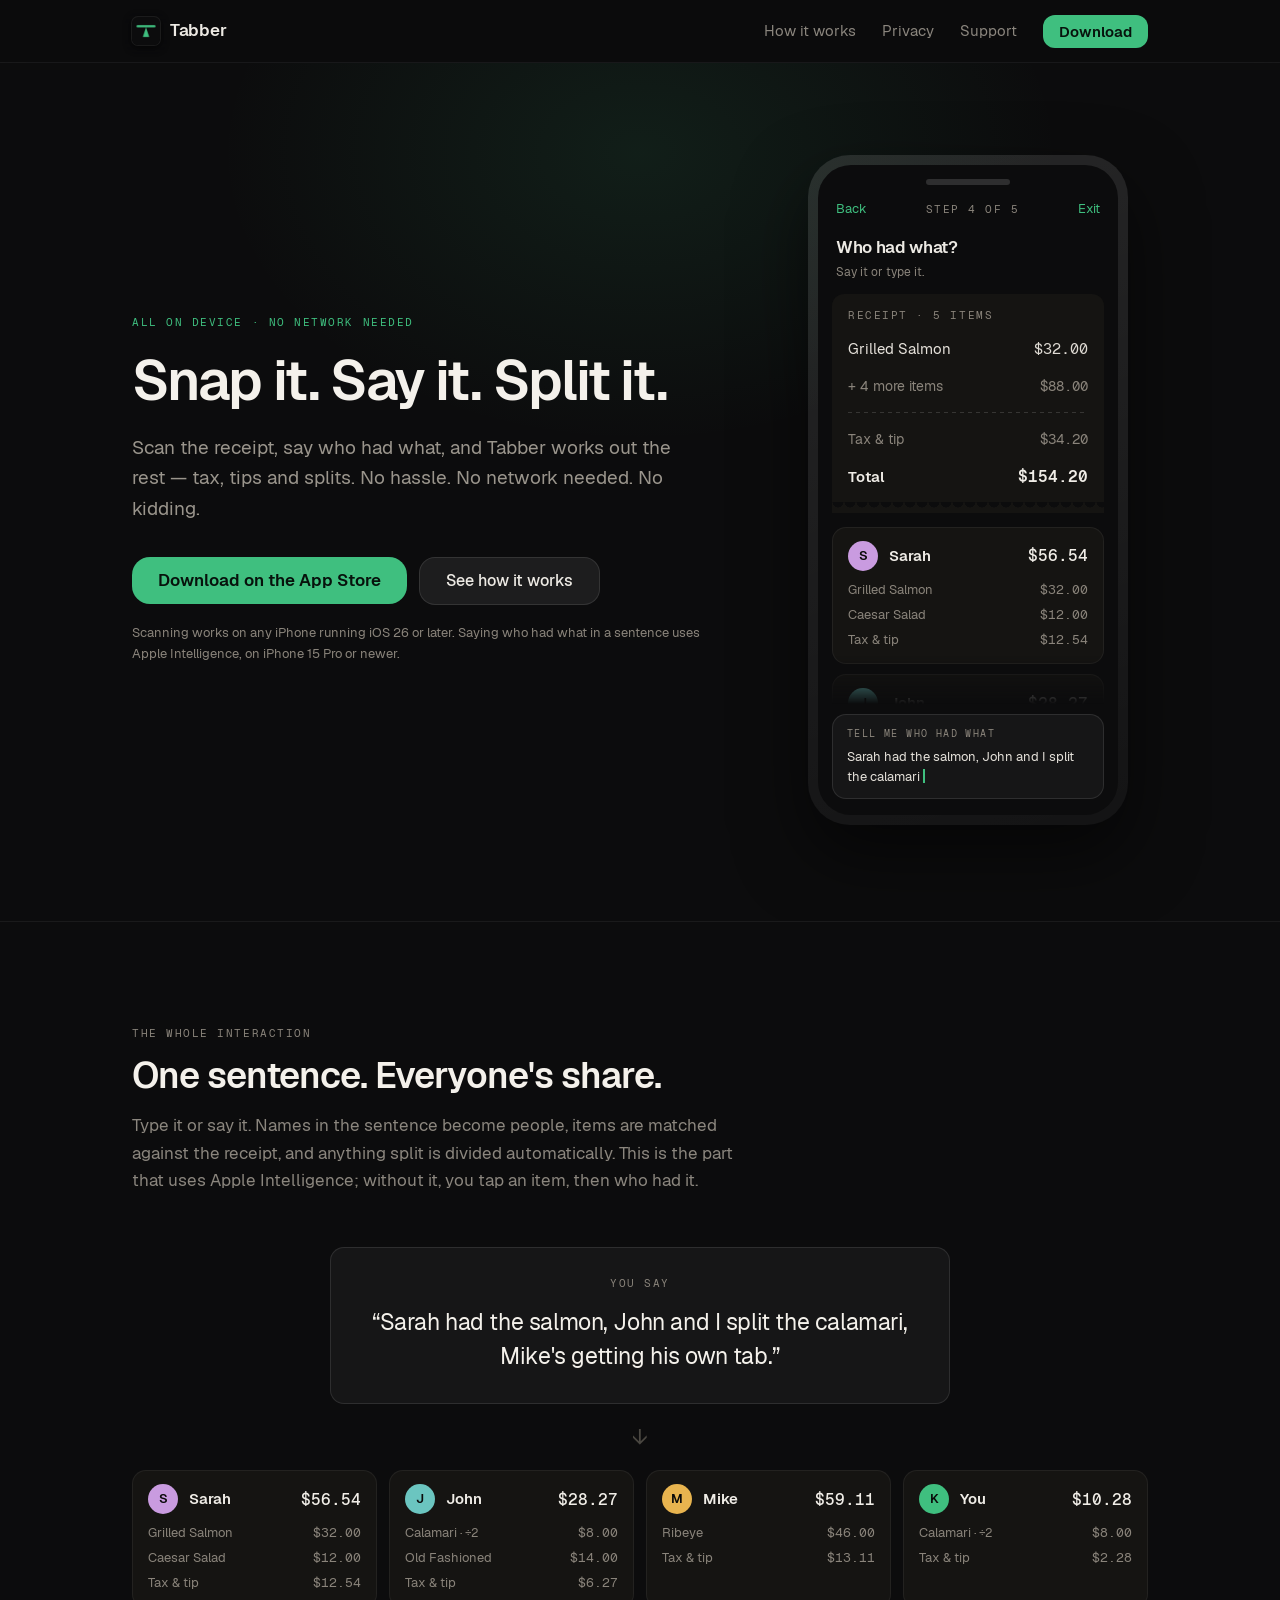
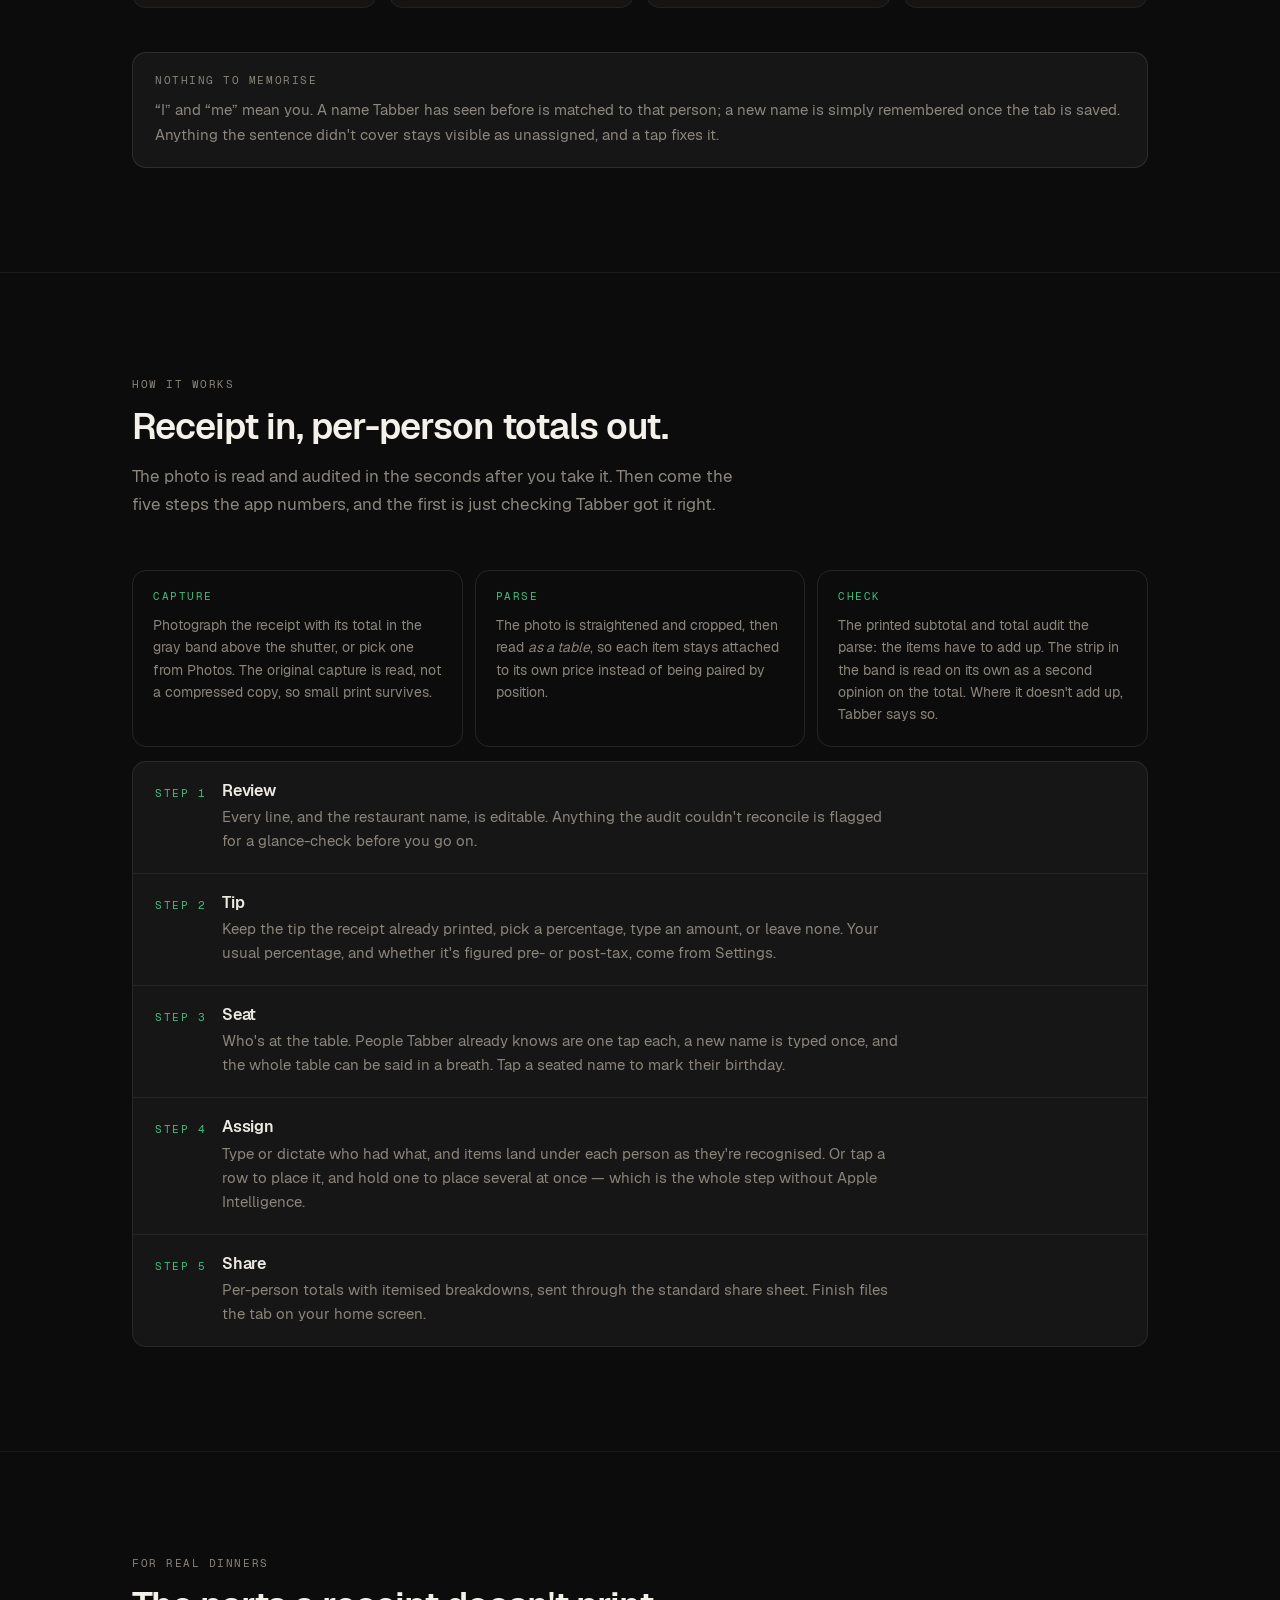
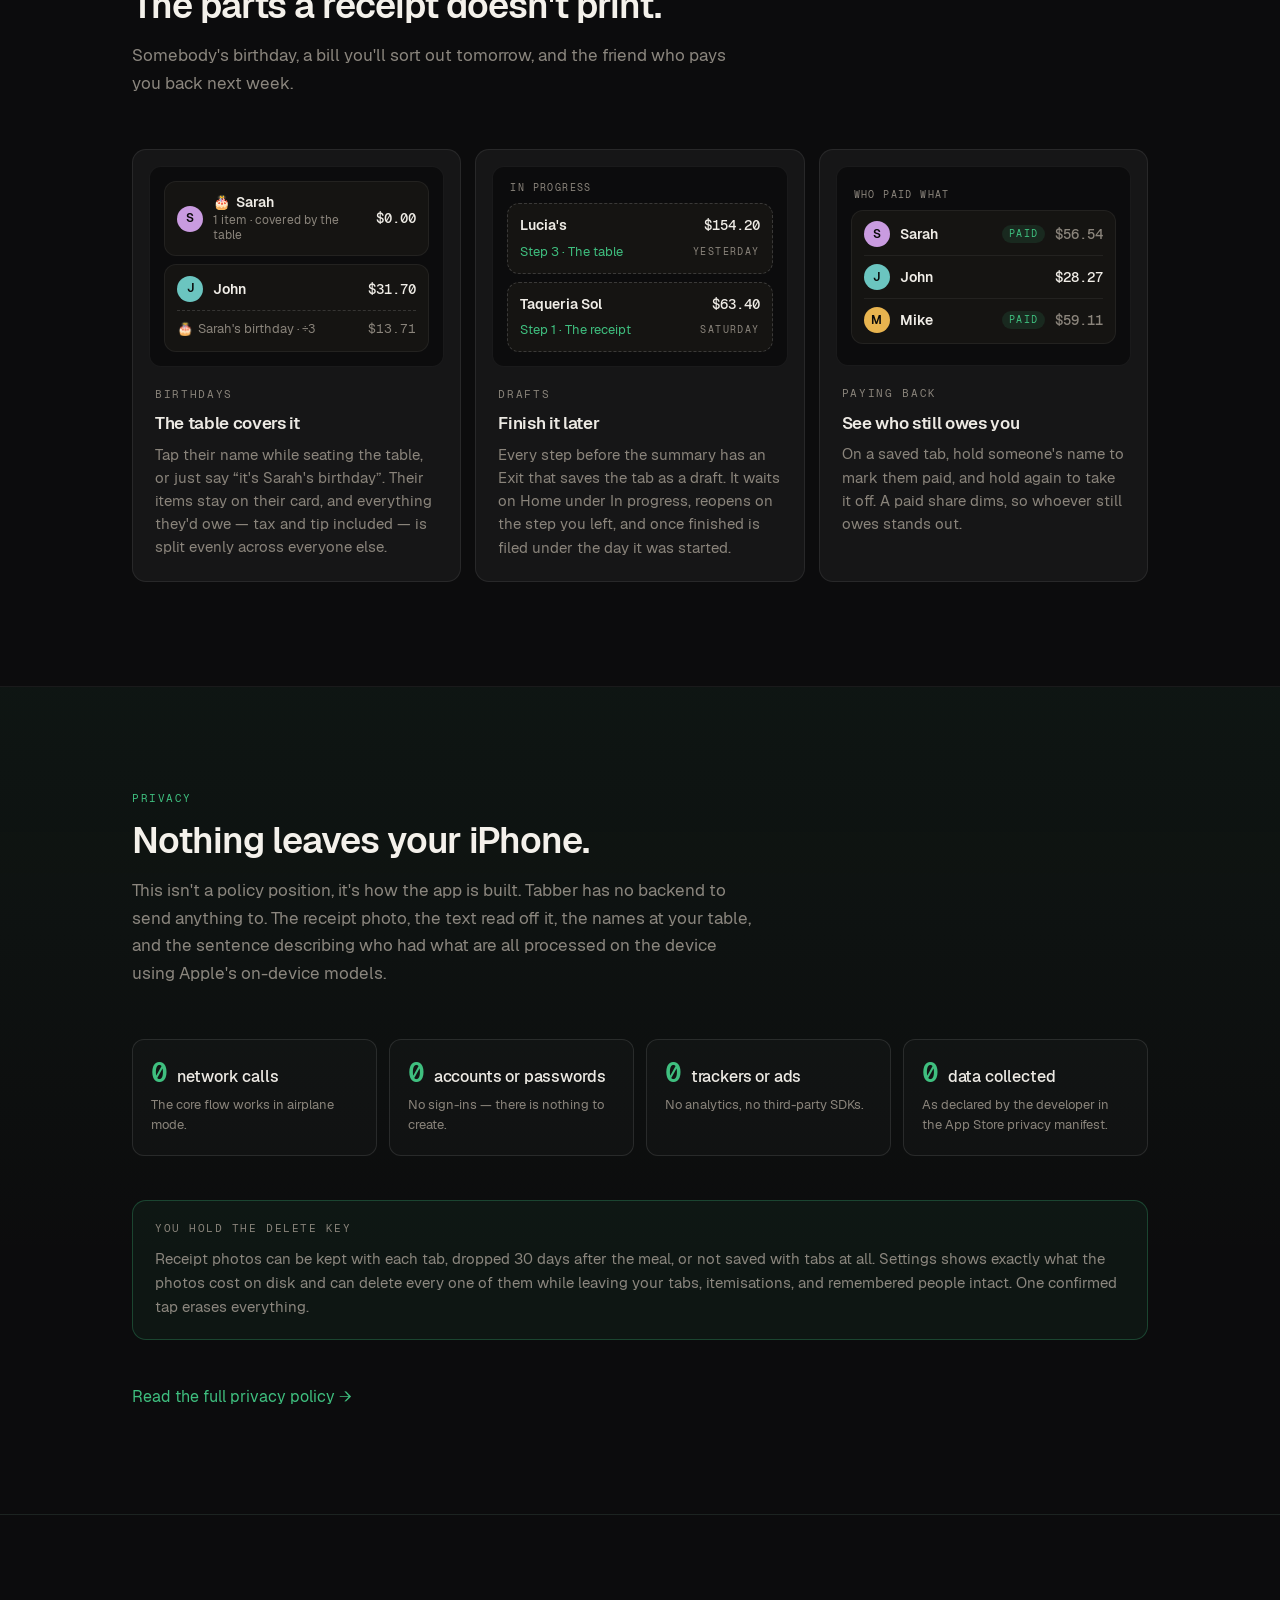
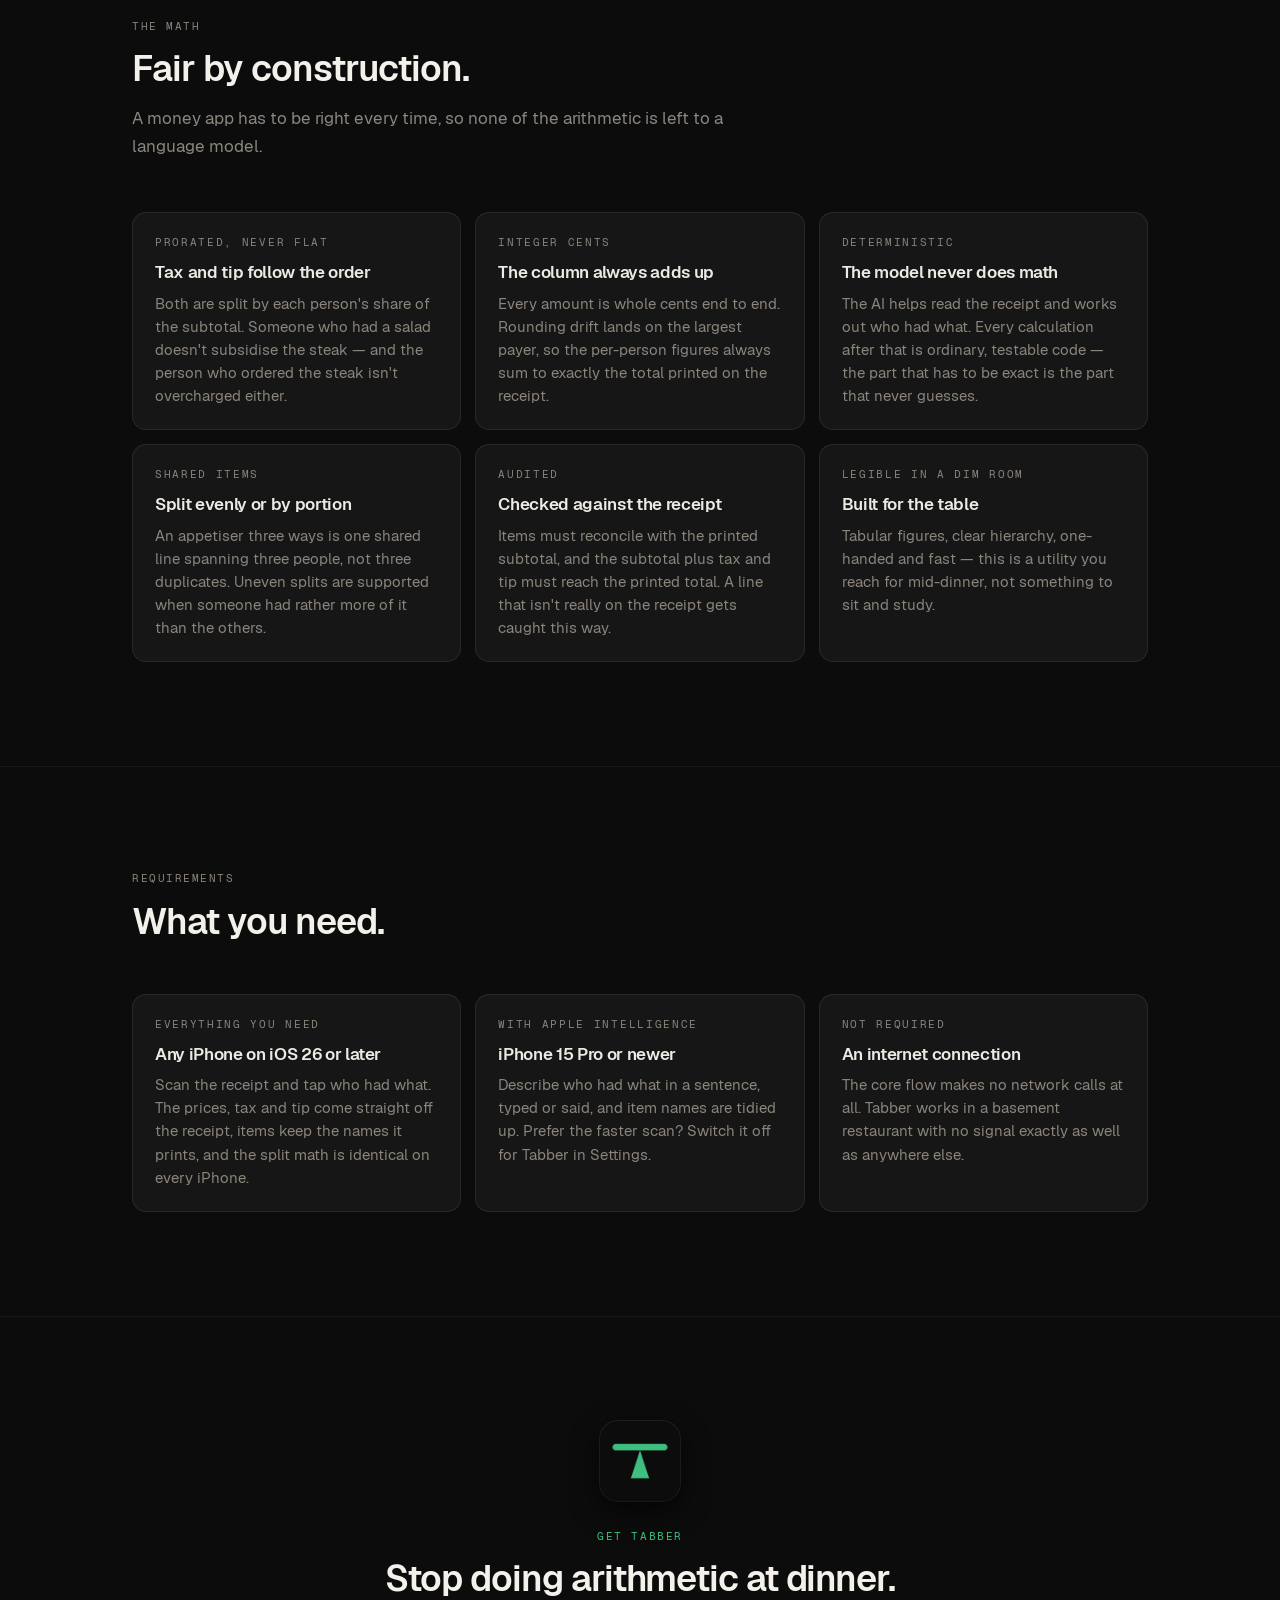
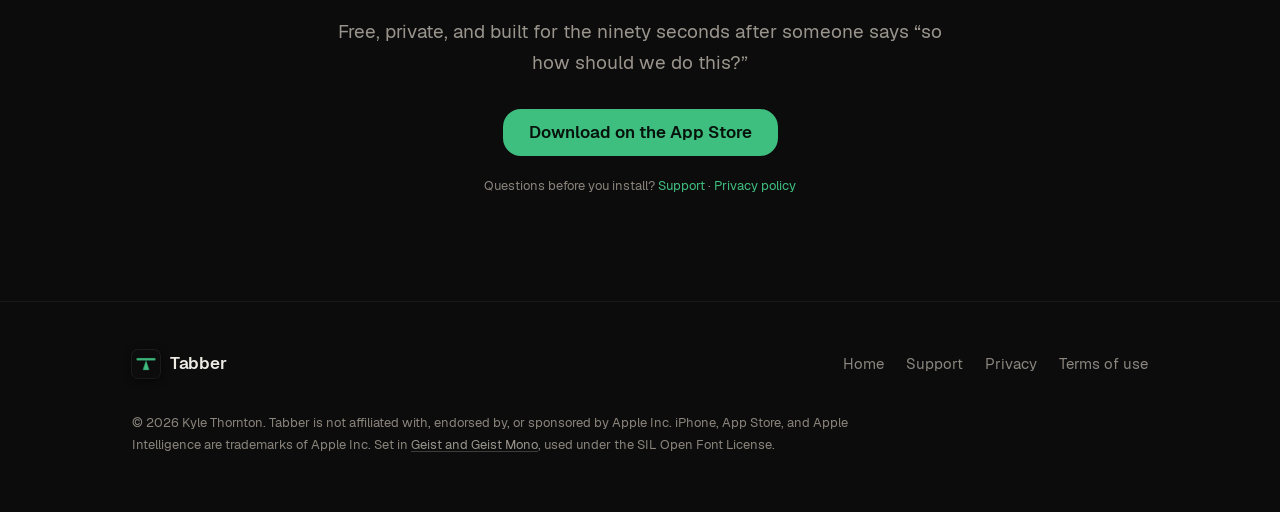
<file: index.html>
<!DOCTYPE html>
<html lang="en">
<head>
<meta charset="utf-8">
<meta name="viewport" content="width=device-width, initial-scale=1">
<title>Tabber — Snap it. Say it. Split it.</title>
<meta name="description" content="Scan the receipt, say who had what, and Tabber works out the rest — tax, tips and splits. No hassle. No network needed. No kidding.">
<meta name="theme-color" content="#0C0C0D">

<link rel="canonical" href="https://tabberapp.github.io/">

<!-- og:image must be absolute — scrapers do not resolve it against the page URL. -->
<meta property="og:type" content="website">
<meta property="og:site_name" content="Tabber">
<meta property="og:url" content="https://tabberapp.github.io/">
<meta property="og:title" content="Tabber — Snap it. Say it. Split it.">
<meta property="og:description" content="Scan the receipt, say who had what, and Tabber works out the rest — tax, tips and splits. No hassle. No network needed. No kidding.">
<meta property="og:image" content="https://tabberapp.github.io/assets/og-banner.png">
<meta property="og:image:width" content="1200">
<meta property="og:image:height" content="630">
<meta property="og:image:alt" content="The Tabber app icon above the line “Snap it. Say it. Split it.”">
<meta name="twitter:card" content="summary_large_image">
<meta name="twitter:title" content="Tabber — Snap it. Say it. Split it.">
<meta name="twitter:description" content="Scan the receipt, say who had what, and Tabber works out the rest — tax, tips and splits. No hassle. No network needed. No kidding.">
<meta name="twitter:image" content="https://tabberapp.github.io/assets/og-banner.png">
<meta name="twitter:image:alt" content="The Tabber app icon above the line “Snap it. Say it. Split it.”">

<link rel="icon" href="assets/app-icon-32.png" sizes="32x32" type="image/png">
<link rel="icon" href="assets/app-icon-180.png" sizes="180x180" type="image/png">
<link rel="apple-touch-icon" href="assets/app-icon-180.png">
<meta name="apple-itunes-app" content="app-id=6796184808">

<!-- The three faces the first screen needs. The stylesheet below is render-
     blocking, so without these the @font-face URLs are not discovered until
     it has parsed. Fonts are always fetched in CORS mode — hence crossorigin,
     without which the browser fetches each file a second time. -->
<link rel="preload" href="fonts/Geist-Regular.woff2" as="font" type="font/woff2" crossorigin>
<link rel="preload" href="fonts/Geist-SemiBold.woff2" as="font" type="font/woff2" crossorigin>
<link rel="preload" href="fonts/GeistMono-Regular.woff2" as="font" type="font/woff2" crossorigin>
<link rel="stylesheet" href="css/styles.css">

<!-- Nothing here is a claim the page does not already make in prose. There is
     deliberately no aggregateRating: the app has no ratings to report, and an
     invented one is both a lie and a manual action waiting to happen. -->
<script type="application/ld+json">
{
  "@context": "https://schema.org",
  "@type": "MobileApplication",
  "name": "Tabber",
  "url": "https://tabberapp.github.io/",
  "image": "https://tabberapp.github.io/assets/og-banner.png",
  "description": "Scan the receipt, say who had what, and Tabber works out the rest — tax, tips and splits. Everything runs on the iPhone; the core flow makes no network calls.",
  "applicationCategory": "FinanceApplication",
  "operatingSystem": "iOS 26",
  "softwareVersion": "1.6",
  "softwareRequirements": "iOS 26 or later. Receipt scanning works on every iPhone running iOS 26 or later. Describing who had what in a sentence, and tidied item names, need Apple Intelligence (iPhone 15 Pro or newer).",
  "permissions": "Camera, Microphone, Speech Recognition, Photo Library — each optional, each declinable without losing access to the app",
  "downloadUrl": "https://apps.apple.com/app/id6796184808",
  "installUrl": "https://apps.apple.com/app/id6796184808",
  "offers": {
    "@type": "Offer",
    "price": "0",
    "priceCurrency": "USD"
  },
  "author": {
    "@type": "Person",
    "name": "Kyle Thornton"
  }
}
</script>
<script>(function(d){d.className+=' js';setTimeout(function(){if(!d.hasAttribute('data-site-ready'))d.className=d.className.replace(/(^|\s)js(\s|$)/,' ')},2500)})(document.documentElement);</script>
</head>
<body>

<a class="skip-link" href="#main">Skip to content</a>

<header class="nav">
  <div class="wrap nav-inner">
    <a class="brand" href="index.html">
      <img class="brand-mark" src="assets/app-icon-64.png" alt="" width="28" height="28" decoding="async">
      Tabber
    </a>
    <nav class="nav-links" aria-label="Primary">
      <a href="#how">How it works</a>
      <a href="#privacy">Privacy</a>
      <a href="support.html">Support</a>
      <a class="btn btn-primary nav-cta" href="https://apps.apple.com/app/id6796184808">Download</a>
    </nav>
  </div>
</header>

<main id="main">

  <!-- ============================ HERO ============================ -->
  <section class="hero">
    <div class="wrap">
      <div class="hero-grid">
        <div>
          <span class="micro micro-accent">All on device · No network needed</span>
          <h1>Snap&nbsp;it. Say&nbsp;it. Split&nbsp;it.</h1>
          <p class="lede">
            Scan the receipt, say who had what, and Tabber works out the rest — tax,
            tips and splits. No hassle. No network needed. No kidding.
          </p>

          <div class="btn-row">
            <a class="btn btn-primary" href="https://apps.apple.com/app/id6796184808">Download on the App Store</a>
            <a class="btn btn-secondary" href="#how">See how it works</a>
          </div>

          <p class="hero-note">Scanning works on any iPhone running iOS&nbsp;26 or later. Saying who had what in a sentence uses Apple&nbsp;Intelligence, on iPhone&nbsp;15&nbsp;Pro or newer.</p>
        </div>

        <!-- Decorative illustration. The same split is presented accessibly in
             the section below, so this is hidden from assistive tech rather
             than read out as a stream of stray labels. -->
        <div class="hero-phone" aria-hidden="true">
          <div class="phone">
            <div class="phone-screen">
              <div class="phone-status" aria-hidden="true"><span class="phone-notch"></span></div>

              <!-- Assign is step 4 of 5 in the app (AssignView); the five are
                   review, tip, seating, assign, summary. Since build 59 the
                   header's trailing slot is Exit, which offers to save the tab
                   as a draft; Reset moved down beside People as "Unassign all".
                   The title, subtitle and receipt label are AssignView's own
                   strings. The receipt is abbreviated, so the two elided items
                   and the tax and tip are shown as their own rows — this mock
                   has to add up like everything else on the page does. -->
              <div class="phone-head">
                <span class="link">Back</span>
                <span class="micro">Step 4 of 5</span>
                <span class="link">Exit</span>
              </div>

              <div class="phone-title">
                <b>Who had what?</b>
                <span>Say it or type it.</span>
              </div>

              <div class="phone-scroll">
                <div class="paper-top" style="padding:14px 16px 12px">
                  <div class="receipt-label">
                    <span class="micro">Receipt · 5 items</span>
                  </div>
                  <div class="receipt-row">
                    <span class="name">Grilled Salmon</span><span class="money">$32.00</span>
                  </div>
                  <div class="receipt-row is-sub">
                    <span class="name">+ 4 more items</span><span class="money">$88.00</span>
                  </div>
                  <hr class="dashed" style="margin:8px 0">
                  <div class="receipt-row is-sub">
                    <span class="name">Tax &amp; tip</span><span class="money">$34.20</span>
                  </div>
                  <div class="receipt-row is-total" style="padding-bottom:0">
                    <span class="name">Total</span><span class="money">$154.20</span>
                  </div>
                </div>
                <div class="tear"></div>

                <div class="people" style="margin-top:14px">
                  <div class="person">
                    <div class="person-head">
                      <span class="avatar" style="background:var(--p2)">S</span>
                      <span class="who">Sarah</span>
                      <span class="money">$56.54</span>
                    </div>
                    <ul class="person-items">
                      <li><span>Grilled Salmon</span><span class="money">$32.00</span></li>
                      <li><span>Caesar Salad</span><span class="money">$12.00</span></li>
                      <li><span>Tax &amp; tip</span><span class="money">$12.54</span></li>
                    </ul>
                  </div>
                  <div class="person">
                    <div class="person-head">
                      <span class="avatar" style="background:var(--p3)">J</span>
                      <span class="who">John</span>
                      <span class="money">$28.27</span>
                    </div>
                    <ul class="person-items">
                      <li><span>Calamari <span class="shared">· ÷2</span></span><span class="money">$8.00</span></li>
                      <li><span>Old Fashioned</span><span class="money">$14.00</span></li>
                      <li><span>Tax &amp; tip</span><span class="money">$6.27</span></li>
                    </ul>
                  </div>
                </div>
              </div>

              <div class="phone-dock">
                <span class="micro" style="font-size:.625rem;margin-bottom:6px">Tell me who had what</span>
                <p>
                  Sarah had the salmon, John and I split the calamari<span class="caret"></span>
                </p>
              </div>
            </div>
          </div>
        </div>
      </div>
    </div>
  </section>

  <!-- ======================= THE SENTENCE ========================= -->
  <section class="section-hairline">
    <div class="wrap">
      <div class="section-head reveal">
        <span class="micro">The whole interaction</span>
        <h2>One sentence. Everyone's share.</h2>
        <p>
          Type it or say it. Names in the sentence become people, items are matched
          against the receipt, and anything split is divided automatically. This is
          the part that uses Apple Intelligence; without it, you tap an item, then
          who had it.
        </p>
      </div>

      <div class="transform reveal">
        <div class="quote-card">
          <span class="micro">You say</span>
          <blockquote>
            “Sarah had the salmon, John and I split the calamari, Mike's getting his own tab.”
          </blockquote>
        </div>

        <div class="transform-arrow" aria-hidden="true">↓</div>

        <div class="people">
          <div class="person">
            <div class="person-head">
              <span class="avatar" style="background:var(--p2)" aria-hidden="true">S</span>
              <span class="who">Sarah</span>
              <span class="money">$56.54</span>
            </div>
            <ul class="person-items">
              <li><span>Grilled Salmon</span><span class="money">$32.00</span></li>
              <li><span>Caesar Salad</span><span class="money">$12.00</span></li>
              <li><span>Tax &amp; tip</span><span class="money">$12.54</span></li>
            </ul>
          </div>

          <div class="person">
            <div class="person-head">
              <span class="avatar" style="background:var(--p3)" aria-hidden="true">J</span>
              <span class="who">John</span>
              <span class="money">$28.27</span>
            </div>
            <ul class="person-items">
              <li><span>Calamari <span class="shared">· ÷2</span></span><span class="money">$8.00</span></li>
              <li><span>Old Fashioned</span><span class="money">$14.00</span></li>
              <li><span>Tax &amp; tip</span><span class="money">$6.27</span></li>
            </ul>
          </div>

          <div class="person">
            <div class="person-head">
              <span class="avatar" style="background:var(--p4)" aria-hidden="true">M</span>
              <span class="who">Mike</span>
              <span class="money">$59.11</span>
            </div>
            <ul class="person-items">
              <li><span>Ribeye</span><span class="money">$46.00</span></li>
              <li><span>Tax &amp; tip</span><span class="money">$13.11</span></li>
            </ul>
          </div>

          <div class="person">
            <div class="person-head">
              <span class="avatar" style="background:var(--accent)" aria-hidden="true">K</span>
              <span class="who">You</span>
              <span class="money">$10.28</span>
            </div>
            <ul class="person-items">
              <li><span>Calamari <span class="shared">· ÷2</span></span><span class="money">$8.00</span></li>
              <li><span>Tax &amp; tip</span><span class="money">$2.28</span></li>
            </ul>
          </div>
        </div>
      </div>

      <div class="callout mt-lg reveal">
        <span class="micro">Nothing to memorise</span>
        <p>
          “I” and “me” mean you. A name Tabber has seen before is matched to that
          person; a new name is simply remembered once the tab is saved. Anything
          the sentence didn't cover stays visible as unassigned, and a tap fixes it.
        </p>
      </div>
    </div>
  </section>

  <!-- ======================= HOW IT WORKS ========================= -->
  <section id="how" class="section-hairline">
    <div class="wrap">
      <div class="section-head reveal">
        <span class="micro">How it works</span>
        <h2>Receipt in, per-person totals out.</h2>
        <p>
          The photo is read and audited in the seconds after you take it. Then come
          the five steps the app numbers, and the first is just checking Tabber got
          it right.
        </p>
      </div>

      <!-- What happens before "Step 1 of 5". The app shows these as the camera
           and the parsing screen, not as numbered steps, so they are set apart
           here rather than counted. -->
      <div class="prelude reveal">
        <div class="prelude-card">
          <span class="micro">Capture</span>
          <p>
            Photograph the receipt with its total in the gray band above the
            shutter, or pick one from Photos. The original capture is read, not a
            compressed copy, so small print survives.
          </p>
        </div>
        <div class="prelude-card">
          <span class="micro">Parse</span>
          <p>
            The photo is straightened and cropped, then read <em>as a table</em>, so
            each item stays attached to its own price instead of being paired by
            position.
          </p>
        </div>
        <div class="prelude-card">
          <span class="micro">Check</span>
          <p>
            The printed subtotal and total audit the parse: the items have to add
            up. The strip in the band is read on its own as a second opinion on
            the total. Where it doesn't add up, Tabber says so.
          </p>
        </div>
      </div>

      <!-- AssignView's header reads "Step 4 of 5"; these are the five. -->
      <ol class="steps reveal">
        <li>
          <div>
            <h3>Review</h3>
            <p>
              Every line, and the restaurant name, is editable. Anything the audit
              couldn't reconcile is flagged for a glance-check before you go on.
            </p>
          </div>
        </li>
        <li>
          <div>
            <h3>Tip</h3>
            <p>
              Keep the tip the receipt already printed, pick a percentage, type an
              amount, or leave none. Your usual percentage, and whether it's figured
              pre- or post-tax, come from Settings.
            </p>
          </div>
        </li>
        <li>
          <div>
            <h3>Seat</h3>
            <p>
              Who's at the table. People Tabber already knows are one tap each, a
              new name is typed once, and the whole table can be said in a breath.
              Tap a seated name to mark their birthday.
            </p>
          </div>
        </li>
        <li>
          <div>
            <h3>Assign</h3>
            <p>
              Type or dictate who had what, and items land under each person as
              they're recognised. Or tap a row to place it, and hold one to place
              several at once — which is the whole step without Apple Intelligence.
            </p>
          </div>
        </li>
        <li>
          <div>
            <h3>Share</h3>
            <p>
              Per-person totals with itemised breakdowns, sent through the standard
              share sheet. Finish files the tab on your home screen.
            </p>
          </div>
        </li>
      </ol>
    </div>
  </section>

  <!-- ======================= REAL DINNERS ========================= -->
  <!-- Three things a dinner does that a receipt doesn't say. Each card's
       visual is drawn from the screen it describes, in that screen's own
       words: SummaryView's birthday lines, HomeView's DraftCard, and
       SavedSplitView's Paid tag. The birthday figures follow the page's own
       example: tax and tip are $34.20 on a $120.00 subtotal, so Sarah's
       $32.00 salmon carries $9.12, and her $41.12 is split three ways
       between John, Mike and you. -->
  <section class="section-hairline">
    <div class="wrap">
      <div class="section-head reveal">
        <span class="micro">For real dinners</span>
        <h2>The parts a receipt doesn't print.</h2>
        <p>
          Somebody's birthday, a bill you'll sort out tomorrow, and the friend who
          pays you back next week.
        </p>
      </div>

      <div class="grid-3 trio moments reveal">
        <div class="feature moment">
          <div class="moment-visual" aria-hidden="true">
            <div class="mini-card">
              <div class="mini-row">
                <span class="avatar" style="background:var(--p2)">S</span>
                <span class="who"><span class="emoji">🎂</span>Sarah<small>1 item · covered by the table</small></span>
                <span class="money">$0.00</span>
              </div>
            </div>
            <div class="mini-card">
              <div class="mini-row">
                <span class="avatar" style="background:var(--p3)">J</span>
                <span class="who">John</span>
                <span class="money">$31.70</span>
              </div>
              <ul class="person-items">
                <li><span><span class="emoji">🎂</span>Sarah's birthday <span class="shared">· ÷3</span></span><span class="money">$13.71</span></li>
              </ul>
            </div>
          </div>
          <span class="micro">Birthdays</span>
          <h3>The table covers it</h3>
          <p>
            Tap their name while seating the table, or just say “it's Sarah's
            birthday”. Their items stay on their card, and everything they'd owe —
            tax and tip included — is split evenly across everyone else.
          </p>
        </div>

        <div class="feature moment">
          <div class="moment-visual" aria-hidden="true">
            <span class="micro">In progress</span>
            <div class="mini-card is-draft">
              <div class="mini-row">
                <span class="who">Lucia's</span>
                <span class="money">$154.20</span>
              </div>
              <div class="mini-row">
                <span class="step">Step 3 · The table</span>
                <span class="micro">Yesterday</span>
              </div>
            </div>
            <div class="mini-card is-draft">
              <div class="mini-row">
                <span class="who">Taqueria Sol</span>
                <span class="money">$63.40</span>
              </div>
              <div class="mini-row">
                <span class="step">Step 1 · The receipt</span>
                <span class="micro">Saturday</span>
              </div>
            </div>
          </div>
          <span class="micro">Drafts</span>
          <h3>Finish it later</h3>
          <p>
            Every step before the summary has an Exit that saves the tab as a draft.
            It waits on Home under In progress, reopens on the step you left, and
            once finished is filed under the day it was started.
          </p>
        </div>

        <div class="feature moment">
          <div class="moment-visual" aria-hidden="true">
            <span class="micro">Who paid what</span>
            <div class="mini-card is-list">
              <div class="mini-row is-paid">
                <span class="avatar" style="background:var(--p2)">S</span>
                <span class="who">Sarah</span>
                <span class="paid-tag">Paid</span>
                <span class="money">$56.54</span>
              </div>
              <div class="mini-row">
                <span class="avatar" style="background:var(--p3)">J</span>
                <span class="who">John</span>
                <span class="money">$28.27</span>
              </div>
              <div class="mini-row is-paid">
                <span class="avatar" style="background:var(--p4)">M</span>
                <span class="who">Mike</span>
                <span class="paid-tag">Paid</span>
                <span class="money">$59.11</span>
              </div>
            </div>
          </div>
          <span class="micro">Paying back</span>
          <h3>See who still owes you</h3>
          <p>
            On a saved tab, hold someone's name to mark them paid, and hold again to
            take it off. A paid share dims, so whoever still owes stands out.
          </p>
        </div>
      </div>
    </div>
  </section>

  <!-- ========================= PRIVACY ============================ -->
  <section id="privacy" class="privacy-band">
    <div class="wrap">
      <div class="section-head reveal">
        <span class="micro micro-accent">Privacy</span>
        <h2>Nothing leaves your iPhone.</h2>
        <p>
          This isn't a policy position, it's how the app is built. Tabber has no
          backend to send anything to. The receipt photo, the text read off it, the
          names at your table, and the sentence describing who had what are all
          processed on the device using Apple's on-device models.
        </p>
      </div>

      <div class="privacy-claims reveal">
        <div class="claim">
          <p class="claim-lead"><span class="k">0</span>network calls</p>
          <p class="claim-sub">The core flow works in airplane mode.</p>
        </div>
        <div class="claim">
          <p class="claim-lead"><span class="k">0</span>accounts or passwords</p>
          <p class="claim-sub">No sign-ins — there is nothing to create.</p>
        </div>
        <div class="claim">
          <p class="claim-lead"><span class="k">0</span>trackers or ads</p>
          <p class="claim-sub">No analytics, no third-party SDKs.</p>
        </div>
        <div class="claim">
          <p class="claim-lead"><span class="k">0</span>data collected</p>
          <p class="claim-sub">As declared by the developer in the App&nbsp;Store privacy manifest.</p>
        </div>
      </div>

      <div class="callout accent mt-lg reveal">
        <span class="micro">You hold the delete key</span>
        <p>
          Receipt photos can be kept with each tab, dropped 30 days after the meal, or
          not saved with tabs at all. Settings shows exactly what the photos cost on
          disk and can delete every one of them while leaving your tabs, itemisations,
          and remembered people intact. One confirmed tap erases everything.
        </p>
      </div>

      <p class="mt-lg reveal"><a href="privacy.html">Read the full privacy policy →</a></p>
    </div>
  </section>

  <!-- ========================== THE MATH ========================== -->
  <section>
    <div class="wrap">
      <div class="section-head reveal">
        <span class="micro">The math</span>
        <h2>Fair by construction.</h2>
        <p>
          A money app has to be right every time, so none of the arithmetic is left
          to a language model.
        </p>
      </div>

      <div class="grid-3 reveal">
        <div class="feature">
          <span class="micro">Prorated, never flat</span>
          <h3>Tax and tip follow the order</h3>
          <p>
            Both are split by each person's share of the subtotal. Someone who had a
            salad doesn't subsidise the steak — and the person who ordered the steak
            isn't overcharged either.
          </p>
        </div>
        <div class="feature">
          <span class="micro">Integer cents</span>
          <h3>The column always adds up</h3>
          <p>
            Every amount is whole cents end to end. Rounding drift lands on the
            largest payer, so the per-person figures always sum to exactly the total
            printed on the receipt.
          </p>
        </div>
        <div class="feature">
          <span class="micro">Deterministic</span>
          <h3>The model never does math</h3>
          <p>
            The AI helps read the receipt and works out who had what. Every calculation
            after that is ordinary, testable code — the part that has to be exact
            is the part that never guesses.
          </p>
        </div>
        <div class="feature">
          <span class="micro">Shared items</span>
          <h3>Split evenly or by portion</h3>
          <p>
            An appetiser three ways is one shared line spanning three people, not
            three duplicates. Uneven splits are supported when someone had rather
            more of it than the others.
          </p>
        </div>
        <div class="feature">
          <span class="micro">Audited</span>
          <h3>Checked against the receipt</h3>
          <p>
            Items must reconcile with the printed subtotal, and the subtotal plus tax
            and tip must reach the printed total. A line that isn't really on the
            receipt gets caught this way.
          </p>
        </div>
        <div class="feature">
          <span class="micro">Legible in a dim room</span>
          <h3>Built for the table</h3>
          <p>
            Tabular figures, clear hierarchy, one-handed and fast — this is a utility
            you reach for mid-dinner, not something to sit and study.
          </p>
        </div>
      </div>
    </div>
  </section>

  <!-- ======================= REQUIREMENTS ========================= -->
  <section class="section-hairline">
    <div class="wrap">
      <div class="section-head reveal">
        <span class="micro">Requirements</span>
        <h2>What you need.</h2>
      </div>

      <div class="grid-3 trio reveal">
        <div class="feature">
          <span class="micro">Everything you need</span>
          <h3>Any iPhone on iOS 26 or later</h3>
          <p>
            Scan the receipt and tap who had what. The prices, tax and tip come
            straight off the receipt, items keep the names it prints, and the split
            math is identical on every iPhone.
          </p>
        </div>
        <div class="feature">
          <span class="micro">With Apple Intelligence</span>
          <h3>iPhone 15 Pro or newer</h3>
          <p>
            Describe who had what in a sentence, typed or said, and item names are
            tidied up. Prefer the faster scan? Switch it off for Tabber in Settings.
          </p>
        </div>
        <div class="feature">
          <span class="micro">Not required</span>
          <h3>An internet connection</h3>
          <p>
            The core flow makes no network calls at all. Tabber works in a basement
            restaurant with no signal exactly as well as anywhere else.
          </p>
        </div>
      </div>
    </div>
  </section>

  <!-- =========================== CTA ============================== -->
  <section id="get" class="cta section-hairline">
    <div class="wrap">
      <!-- Decorative: the heading and the wordmark in the nav already name the
           app, so this is the icon shown, not announced. -->
      <img class="cta-icon reveal" src="assets/app-icon-180.png" alt=""
           width="80" height="80" decoding="async">
      <span class="micro micro-accent reveal">Get Tabber</span>
      <h2 class="reveal" style="margin-top:14px">Stop doing arithmetic at dinner.</h2>
      <p class="lede reveal">
        Free, private, and built for the ninety seconds after someone says
        “so how should we do this?”
      </p>
      <div class="btn-row reveal">
        <a class="btn btn-primary" href="https://apps.apple.com/app/id6796184808">Download on the App Store</a>
      </div>
      <p class="hero-note reveal">
        Questions before you install? <a href="support.html">Support</a> ·
        <a href="privacy.html">Privacy policy</a>
      </p>
    </div>
  </section>

</main>

<footer class="footer">
  <div class="wrap">
    <div class="footer-inner">
      <a class="brand" href="index.html">
        <img class="brand-mark" src="assets/app-icon-64.png" alt="" width="28" height="28" decoding="async">
        Tabber
      </a>
      <nav class="footer-links" aria-label="Footer">
        <a href="index.html">Home</a>
        <a href="support.html">Support</a>
        <a href="privacy.html">Privacy</a>
        <a href="https://www.apple.com/legal/internet-services/itunes/dev/stdeula/" target="_blank" rel="noopener">Terms of use</a>
      </nav>
    </div>
    <p class="footer-fine">
      © <span data-year>2026</span> Kyle Thornton. Tabber is not affiliated with, endorsed by, or
      sponsored by Apple Inc. iPhone, App&nbsp;Store, and Apple Intelligence are
      trademarks of Apple&nbsp;Inc. Set in
      <a href="https://vercel.com/font" target="_blank" rel="noopener">Geist and Geist Mono</a>, used under the
      SIL Open Font License.
    </p>
  </div>
</footer>

<script src="js/site.js"></script>
</body>
</html>
</file>
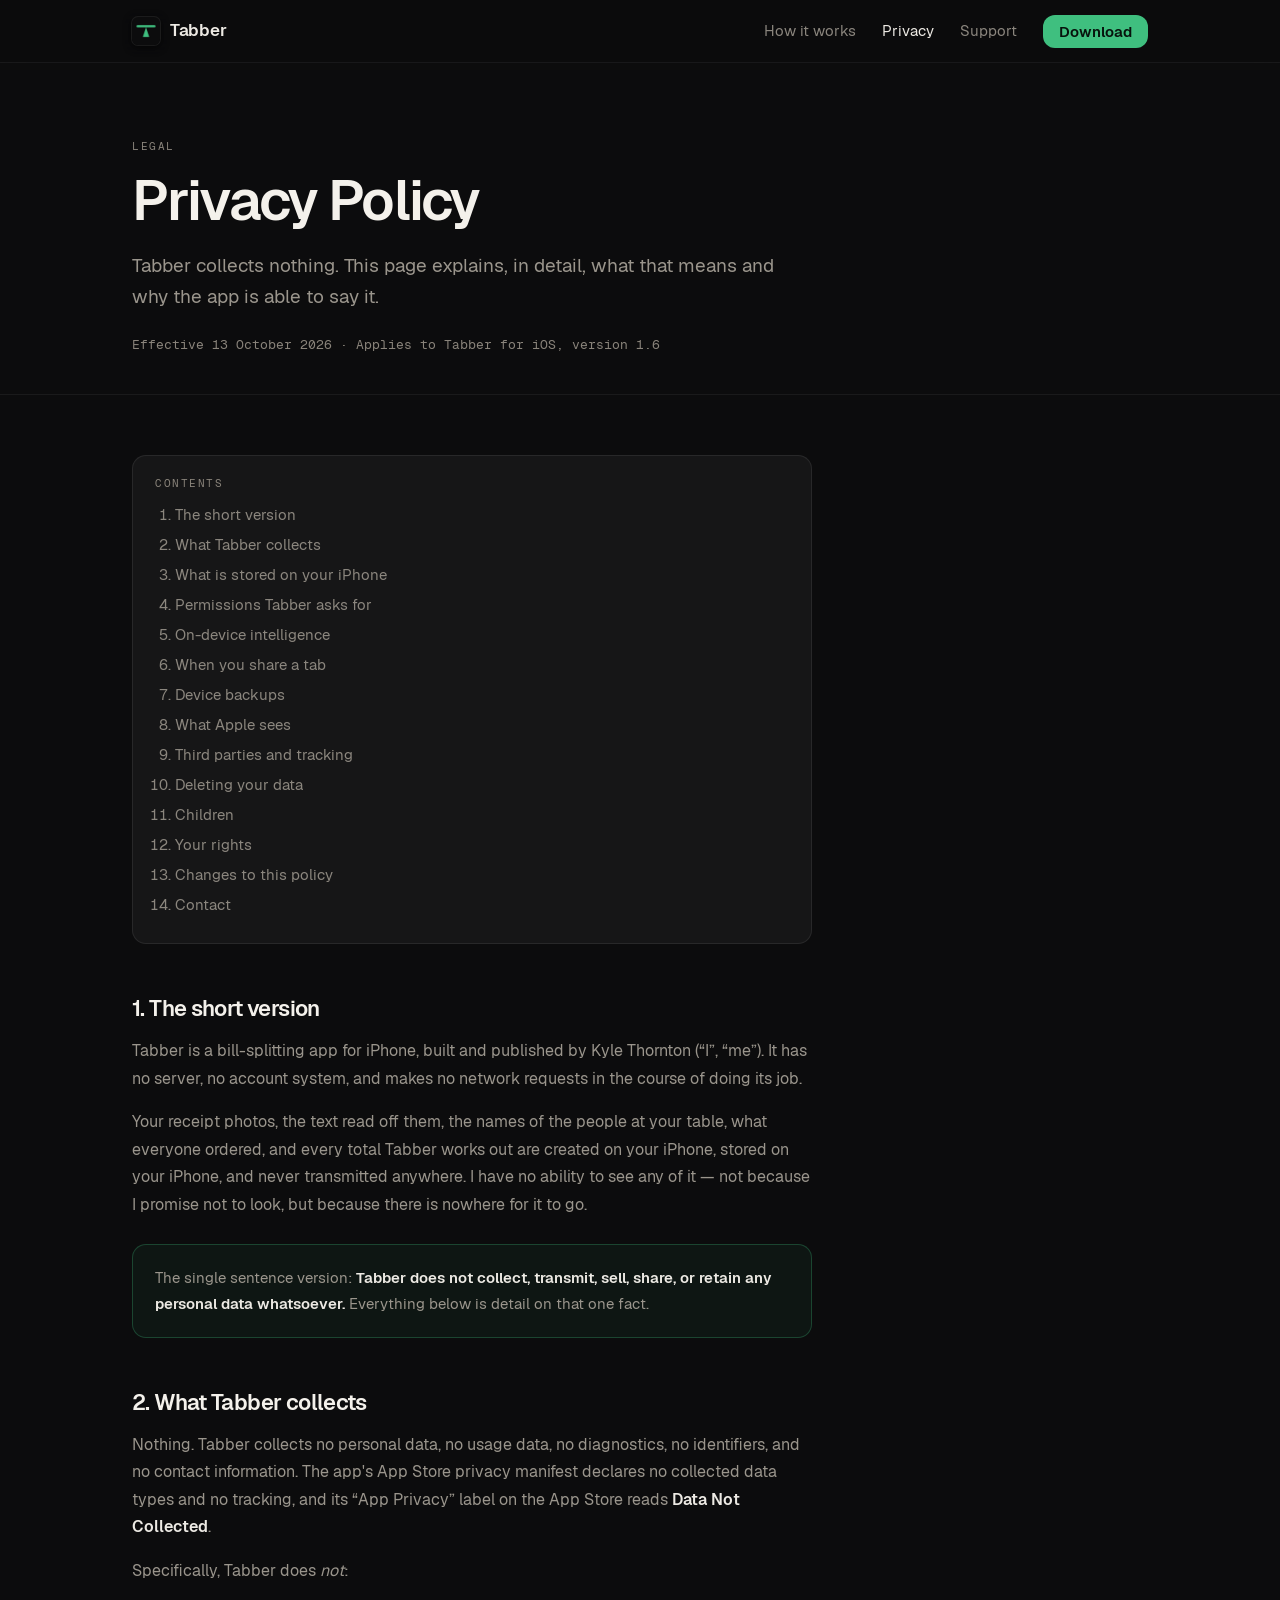
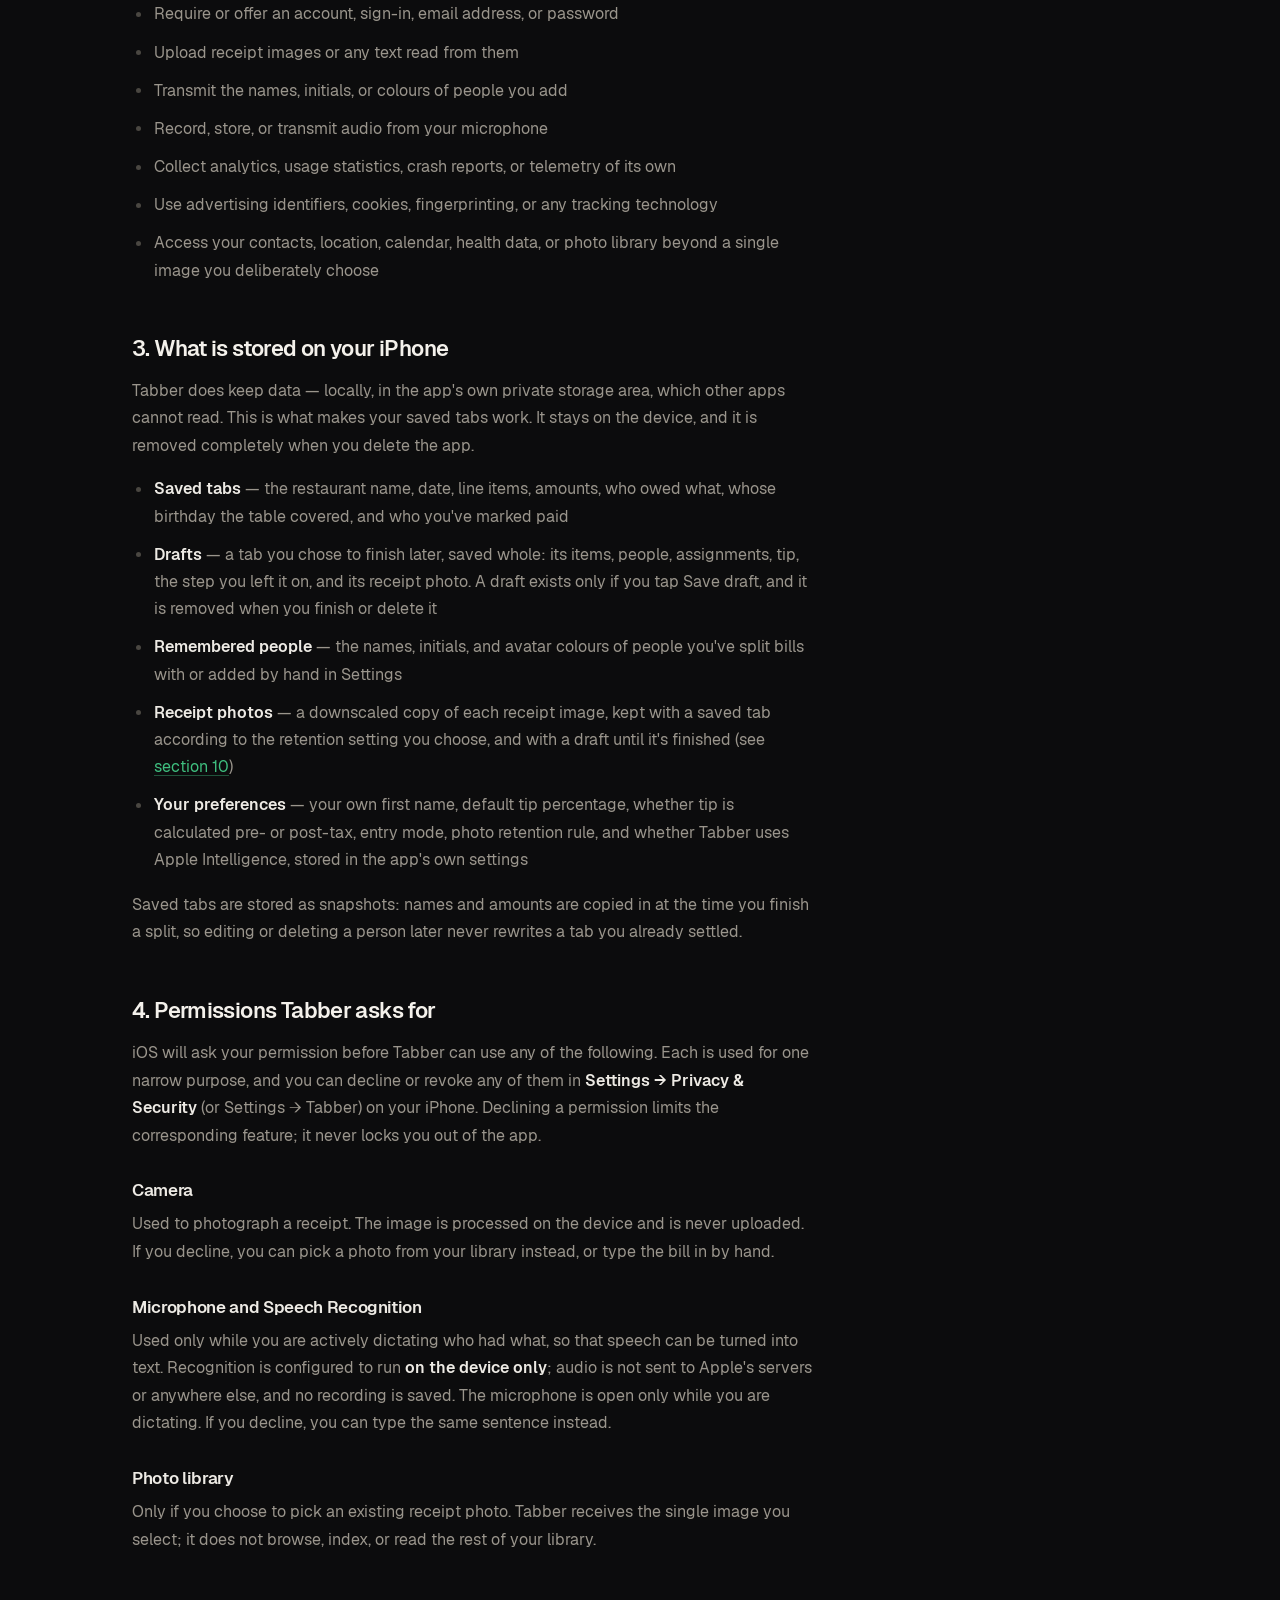
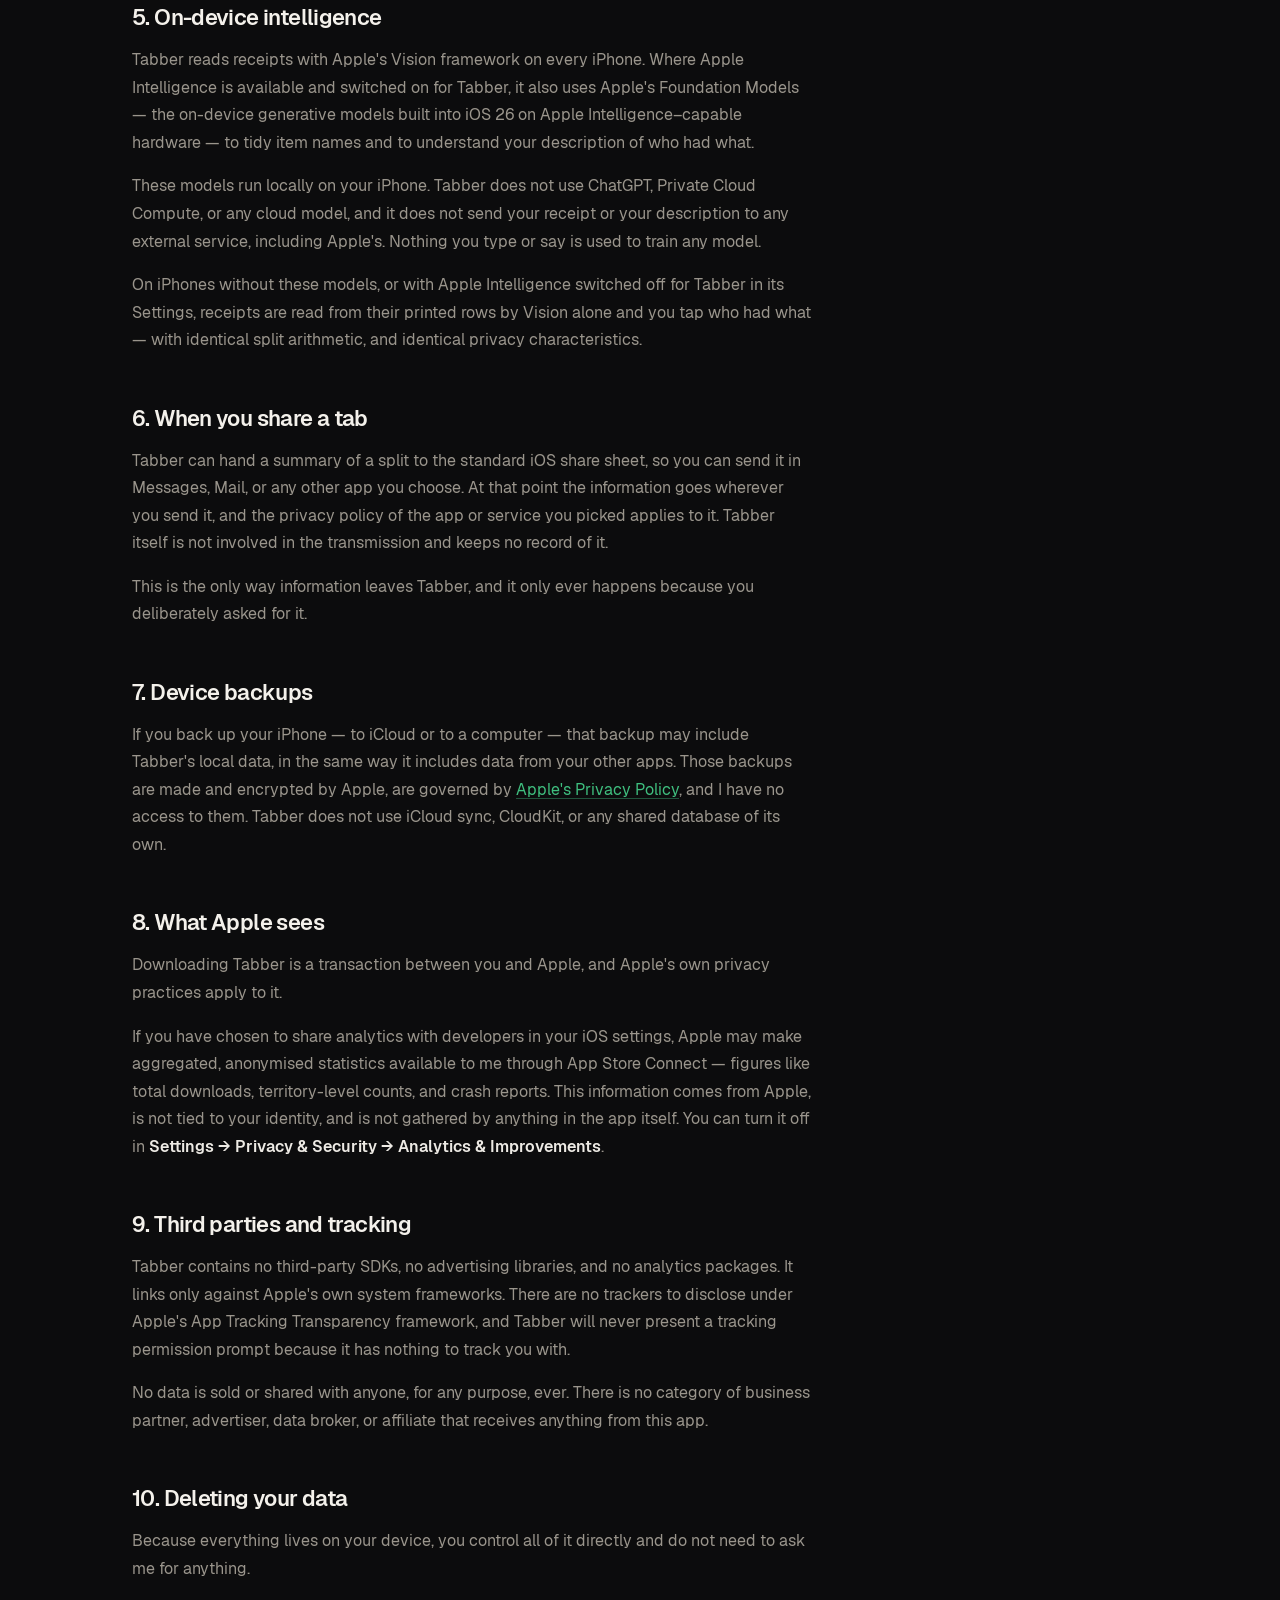
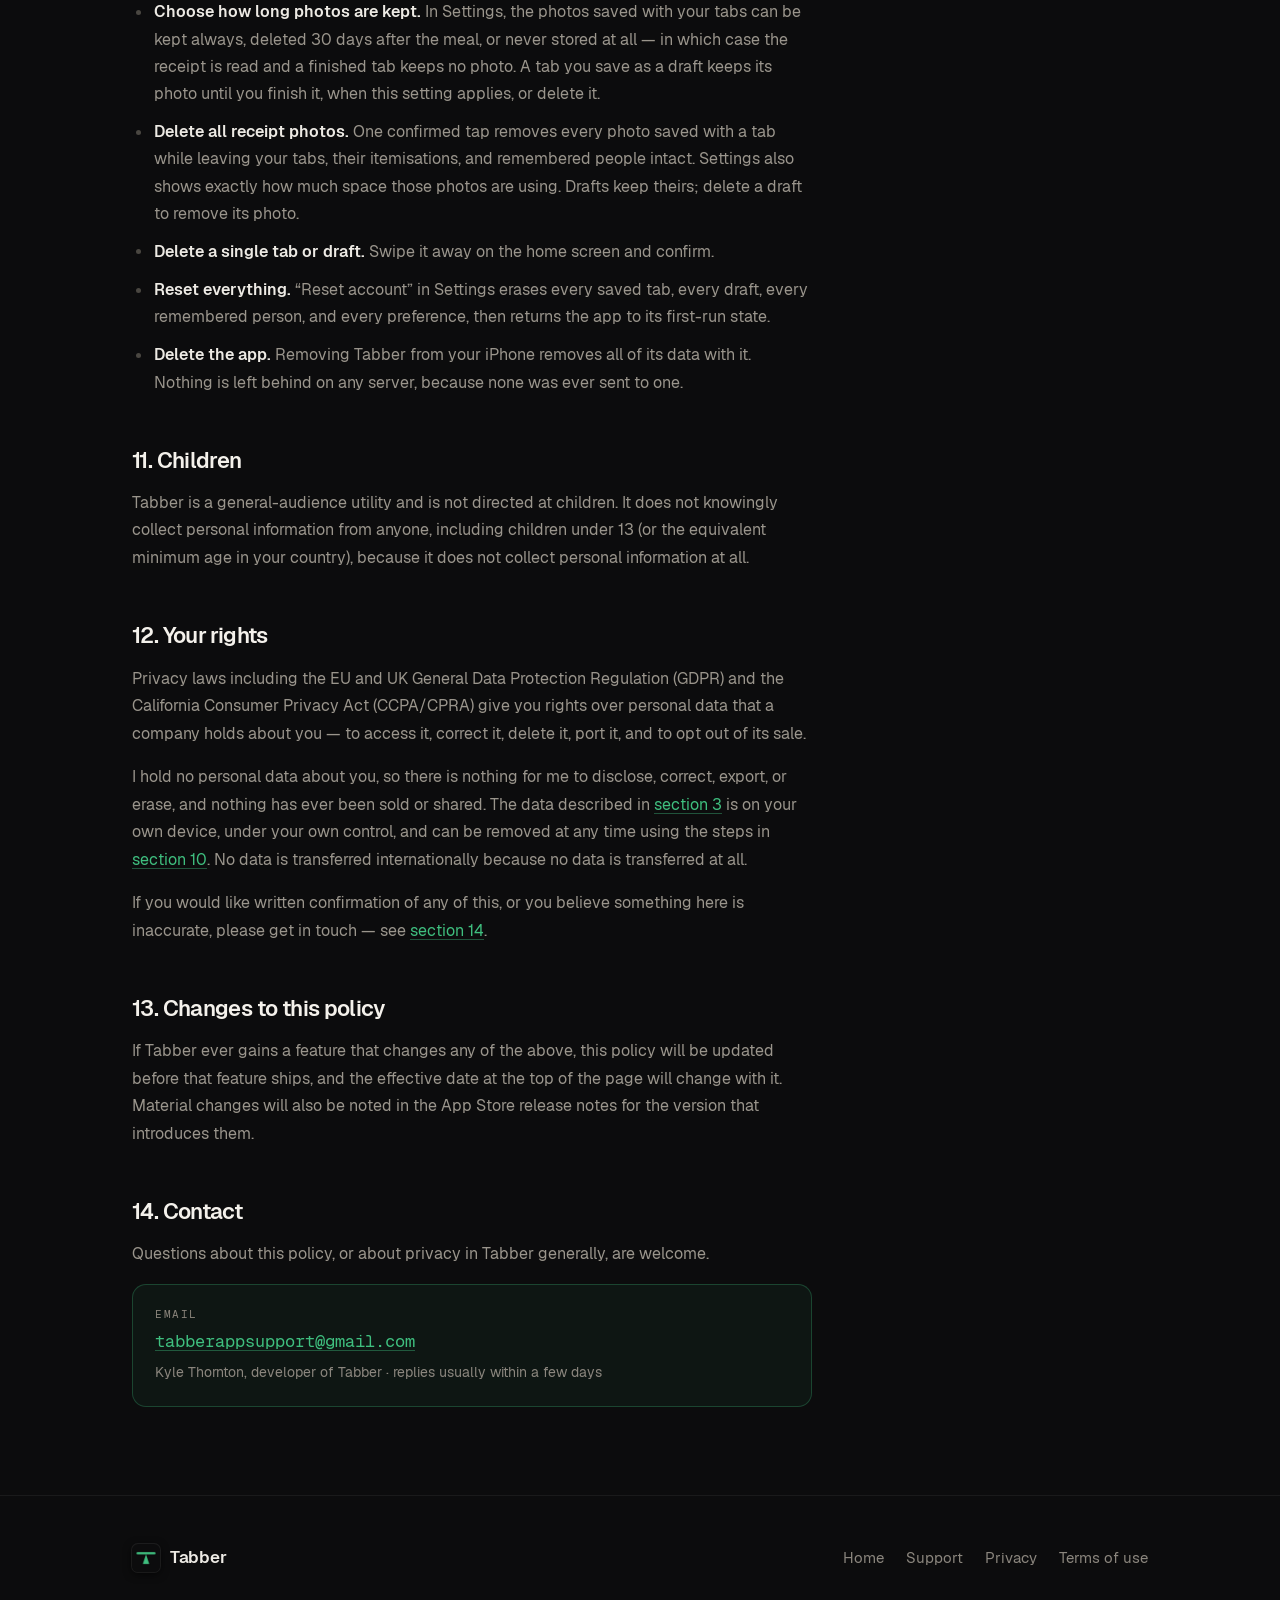
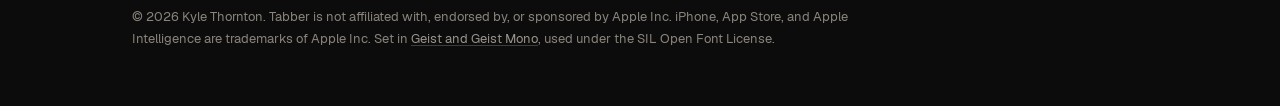
<file: privacy.html>
<!DOCTYPE html>
<html lang="en">
<head>
<meta charset="utf-8">
<meta name="viewport" content="width=device-width, initial-scale=1">
<title>Privacy Policy — Tabber</title>
<meta name="description" content="Tabber's privacy policy. Tabber collects no data. Receipts, names, and everything else stay on your iPhone — there is no backend, no account, and no analytics.">
<meta name="theme-color" content="#0C0C0D">

<link rel="canonical" href="https://tabberapp.github.io/privacy.html">

<!-- og:image must be absolute — scrapers do not resolve it against the page URL. -->
<meta property="og:type" content="article">
<meta property="og:site_name" content="Tabber">
<meta property="og:url" content="https://tabberapp.github.io/privacy.html">
<meta property="og:title" content="Privacy Policy — Tabber">
<meta property="og:description" content="Tabber collects no data. Everything stays on your iPhone.">
<meta property="og:image" content="https://tabberapp.github.io/assets/og-banner.png">
<meta property="og:image:width" content="1200">
<meta property="og:image:height" content="630">
<meta property="og:image:alt" content="The Tabber app icon above the line “Snap it. Say it. Split it.”">
<meta name="twitter:card" content="summary_large_image">
<meta name="twitter:title" content="Privacy Policy — Tabber">
<meta name="twitter:description" content="Tabber collects no data. Everything stays on your iPhone.">
<meta name="twitter:image" content="https://tabberapp.github.io/assets/og-banner.png">
<meta name="twitter:image:alt" content="The Tabber app icon above the line “Snap it. Say it. Split it.”">

<link rel="icon" href="assets/app-icon-32.png" sizes="32x32" type="image/png">
<link rel="icon" href="assets/app-icon-180.png" sizes="180x180" type="image/png">
<link rel="apple-touch-icon" href="assets/app-icon-180.png">
<meta name="apple-itunes-app" content="app-id=6796184808">

<!-- The three faces the first screen needs. The stylesheet below is render-
     blocking, so without these the @font-face URLs are not discovered until
     it has parsed. Fonts are always fetched in CORS mode — hence crossorigin,
     without which the browser fetches each file a second time. -->
<link rel="preload" href="fonts/Geist-Regular.woff2" as="font" type="font/woff2" crossorigin>
<link rel="preload" href="fonts/Geist-SemiBold.woff2" as="font" type="font/woff2" crossorigin>
<link rel="preload" href="fonts/GeistMono-Regular.woff2" as="font" type="font/woff2" crossorigin>
<link rel="stylesheet" href="css/styles.css">
<script>(function(d){d.className+=' js';setTimeout(function(){if(!d.hasAttribute('data-site-ready'))d.className=d.className.replace(/(^|\s)js(\s|$)/,' ')},2500)})(document.documentElement);</script>
</head>
<body>

<a class="skip-link" href="#main">Skip to content</a>

<header class="nav">
  <div class="wrap nav-inner">
    <a class="brand" href="index.html">
      <img class="brand-mark" src="assets/app-icon-64.png" alt="" width="28" height="28" decoding="async">
      Tabber
    </a>
    <nav class="nav-links" aria-label="Primary">
      <a href="index.html#how">How it works</a>
      <a href="privacy.html" aria-current="page">Privacy</a>
      <a href="support.html">Support</a>
      <a class="btn btn-primary nav-cta" href="https://apps.apple.com/app/id6796184808">Download</a>
    </nav>
  </div>
</header>

<main id="main">

  <div class="page-head">
    <div class="wrap">
      <span class="micro">Legal</span>
      <h1>Privacy Policy</h1>
      <p class="lede">
        Tabber collects nothing. This page explains, in detail, what that means and
        why the app is able to say it.
      </p>
      <p class="updated">Effective 13 October 2026 · Applies to Tabber for iOS, version 1.6</p>
    </div>
  </div>

  <div class="wrap">
    <div class="prose">

      <div class="toc">
        <span class="micro">Contents</span>
        <ol>
          <li><a href="#short">The short version</a></li>
          <li><a href="#collect">What Tabber collects</a></li>
          <li><a href="#device">What is stored on your iPhone</a></li>
          <li><a href="#permissions">Permissions Tabber asks for</a></li>
          <li><a href="#ai">On-device intelligence</a></li>
          <li><a href="#sharing">When you share a tab</a></li>
          <li><a href="#backups">Device backups</a></li>
          <li><a href="#apple">What Apple sees</a></li>
          <li><a href="#thirdparty">Third parties and tracking</a></li>
          <li><a href="#delete">Deleting your data</a></li>
          <li><a href="#children">Children</a></li>
          <li><a href="#rights">Your rights</a></li>
          <li><a href="#changes">Changes to this policy</a></li>
          <li><a href="#contact">Contact</a></li>
        </ol>
      </div>

      <h2 id="short">1. The short version</h2>
      <p>
        Tabber is a bill-splitting app for iPhone, built and published by Kyle Thornton
        (“I”, “me”). It has no server, no account system, and makes no network requests
        in the course of doing its job.
      </p>
      <p>
        Your receipt photos, the text read off them, the names of the people at your
        table, what everyone ordered, and every total Tabber works out are created on
        your iPhone, stored on your iPhone, and never transmitted anywhere. I have no
        ability to see any of it — not because I promise not to look, but because there
        is nowhere for it to go.
      </p>

      <div class="callout accent">
        <p>
          The single sentence version: <strong>Tabber does not collect, transmit, sell,
          share, or retain any personal data whatsoever.</strong> Everything below is
          detail on that one fact.
        </p>
      </div>

      <h2 id="collect">2. What Tabber collects</h2>
      <p>
        Nothing. Tabber collects no personal data, no usage data, no diagnostics, no
        identifiers, and no contact information. The app's App Store privacy manifest
        declares no collected data types and no tracking, and its “App Privacy” label
        on the App Store reads <strong>Data Not Collected</strong>.
      </p>
      <p>Specifically, Tabber does <em>not</em>:</p>
      <ul>
        <li>Require or offer an account, sign-in, email address, or password</li>
        <li>Upload receipt images or any text read from them</li>
        <li>Transmit the names, initials, or colours of people you add</li>
        <li>Record, store, or transmit audio from your microphone</li>
        <li>Collect analytics, usage statistics, crash reports, or telemetry of its own</li>
        <li>Use advertising identifiers, cookies, fingerprinting, or any tracking technology</li>
        <li>Access your contacts, location, calendar, health data, or photo library beyond a single image you deliberately choose</li>
      </ul>

      <h2 id="device">3. What is stored on your iPhone</h2>
      <p>
        Tabber does keep data — locally, in the app's own private storage area, which
        other apps cannot read. This is what makes your saved tabs work. It stays on
        the device, and it is removed completely when you delete the app.
      </p>
      <ul>
        <li><strong>Saved tabs</strong> — the restaurant name, date, line items, amounts, who owed what, whose birthday the table covered, and who you've marked paid</li>
        <li><strong>Drafts</strong> — a tab you chose to finish later, saved whole: its items, people, assignments, tip, the step you left it on, and its receipt photo. A draft exists only if you tap Save draft, and it is removed when you finish or delete it</li>
        <li><strong>Remembered people</strong> — the names, initials, and avatar colours of people you've split bills with or added by hand in Settings</li>
        <li><strong>Receipt photos</strong> — a downscaled copy of each receipt image, kept with a saved tab according to the retention setting you choose, and with a draft until it's finished (see <a href="#delete">section 10</a>)</li>
        <li><strong>Your preferences</strong> — your own first name, default tip percentage, whether tip is calculated pre- or post-tax, entry mode, photo retention rule, and whether Tabber uses Apple Intelligence, stored in the app's own settings</li>
      </ul>
      <p>
        Saved tabs are stored as snapshots: names and amounts are copied in at the time
        you finish a split, so editing or deleting a person later never rewrites a tab
        you already settled.
      </p>

      <h2 id="permissions">4. Permissions Tabber asks for</h2>
      <p>
        iOS will ask your permission before Tabber can use any of the following. Each is
        used for one narrow purpose, and you can decline or revoke any of them in
        <strong>Settings → Privacy &amp; Security</strong> (or Settings → Tabber) on your
        iPhone. Declining a permission limits the corresponding feature; it never locks
        you out of the app.
      </p>

      <h3>Camera</h3>
      <p>
        Used to photograph a receipt. The image is processed on the device and is never
        uploaded. If you decline, you can pick a photo from your library instead, or type
        the bill in by hand.
      </p>

      <h3>Microphone and Speech Recognition</h3>
      <p>
        Used only while you are actively dictating who had what, so that speech can be
        turned into text. Recognition is configured to run <strong>on the device only</strong>;
        audio is not sent to Apple's servers or anywhere else, and no recording is saved.
        The microphone is open only while you are dictating. If you decline, you can type
        the same sentence instead.
      </p>

      <h3>Photo library</h3>
      <p>
        Only if you choose to pick an existing receipt photo. Tabber receives the single
        image you select; it does not browse, index, or read the rest of your library.
      </p>

      <h2 id="ai">5. On-device intelligence</h2>
      <p>
        Tabber reads receipts with Apple's Vision framework on every iPhone. Where Apple
        Intelligence is available and switched on for Tabber, it also uses Apple's
        Foundation Models — the on-device generative models built into iOS 26 on Apple
        Intelligence–capable hardware — to tidy item names and to understand your
        description of who had what.
      </p>
      <p>
        These models run locally on your iPhone. Tabber does not use ChatGPT, Private
        Cloud Compute, or any cloud model, and it does not send your receipt or your
        description to any external service, including Apple's. Nothing you type or say
        is used to train any model.
      </p>
      <p>
        On iPhones without these models, or with Apple Intelligence switched off for Tabber
        in its Settings, receipts are read from their printed rows by Vision alone and you
        tap who had what — with identical split arithmetic, and identical privacy
        characteristics.
      </p>

      <h2 id="sharing">6. When you share a tab</h2>
      <p>
        Tabber can hand a summary of a split to the standard iOS share sheet, so you can
        send it in Messages, Mail, or any other app you choose. At that point the
        information goes wherever you send it, and the privacy policy of the app or
        service you picked applies to it. Tabber itself is not involved in the
        transmission and keeps no record of it.
      </p>
      <p>
        This is the only way information leaves Tabber, and it only ever happens because
        you deliberately asked for it.
      </p>

      <h2 id="backups">7. Device backups</h2>
      <p>
        If you back up your iPhone — to iCloud or to a computer — that backup may include
        Tabber's local data, in the same way it includes data from your other apps. Those
        backups are made and encrypted by Apple, are governed by
        <a href="https://www.apple.com/legal/privacy/" target="_blank" rel="noopener">Apple's Privacy Policy</a>,
        and I have no access to them. Tabber does not use iCloud sync, CloudKit, or any
        shared database of its own.
      </p>

      <h2 id="apple">8. What Apple sees</h2>
      <p>
        Downloading Tabber is a transaction between you and Apple, and Apple's own privacy
        practices apply to it.
      </p>
      <p>
        If you have chosen to share analytics with developers in your iOS settings, Apple
        may make aggregated, anonymised statistics available to me through App Store
        Connect — figures like total downloads, territory-level counts, and crash reports.
        This information comes from Apple, is not tied to your identity, and is not
        gathered by anything in the app itself. You can turn it off in
        <strong>Settings → Privacy &amp; Security → Analytics &amp; Improvements</strong>.
      </p>

      <h2 id="thirdparty">9. Third parties and tracking</h2>
      <p>
        Tabber contains no third-party SDKs, no advertising libraries, and no analytics
        packages. It links only against Apple's own system frameworks. There are no
        trackers to disclose under Apple's App Tracking Transparency framework, and
        Tabber will never present a tracking permission prompt because it has nothing to
        track you with.
      </p>
      <p>
        No data is sold or shared with anyone, for any purpose, ever. There is no
        category of business partner, advertiser, data broker, or affiliate that receives
        anything from this app.
      </p>

      <h2 id="delete">10. Deleting your data</h2>
      <p>
        Because everything lives on your device, you control all of it directly and do not
        need to ask me for anything.
      </p>
      <ul>
        <li>
          <strong>Choose how long photos are kept.</strong> In Settings, the photos saved with
          your tabs can be kept always, deleted 30 days after the meal, or never stored at
          all — in which case the receipt is read and a finished tab keeps no photo. A tab
          you save as a draft keeps its photo until you finish it, when this setting
          applies, or delete it.
        </li>
        <li>
          <strong>Delete all receipt photos.</strong> One confirmed tap removes every photo
          saved with a tab while leaving your tabs, their itemisations, and remembered
          people intact. Settings also shows exactly how much space those photos are using.
          Drafts keep theirs; delete a draft to remove its photo.
        </li>
        <li>
          <strong>Delete a single tab or draft.</strong> Swipe it away on the home screen and
          confirm.
        </li>
        <li>
          <strong>Reset everything.</strong> “Reset account” in Settings erases every saved tab,
          every draft, every remembered person, and every preference, then returns the app
          to its first-run state.
        </li>
        <li>
          <strong>Delete the app.</strong> Removing Tabber from your iPhone removes all of its
          data with it. Nothing is left behind on any server, because none was ever sent
          to one.
        </li>
      </ul>

      <h2 id="children">11. Children</h2>
      <p>
        Tabber is a general-audience utility and is not directed at children. It does not
        knowingly collect personal information from anyone, including children under 13
        (or the equivalent minimum age in your country), because it does not collect
        personal information at all.
      </p>

      <h2 id="rights">12. Your rights</h2>
      <p>
        Privacy laws including the EU and UK General Data Protection Regulation (GDPR) and
        the California Consumer Privacy Act (CCPA/CPRA) give you rights over personal data
        that a company holds about you — to access it, correct it, delete it, port it, and
        to opt out of its sale.
      </p>
      <p>
        I hold no personal data about you, so there is nothing for me to disclose,
        correct, export, or erase, and nothing has ever been sold or shared. The data
        described in <a href="#device">section 3</a> is on your own device, under your own
        control, and can be removed at any time using the steps in
        <a href="#delete">section 10</a>. No data is transferred internationally because no
        data is transferred at all.
      </p>
      <p>
        If you would like written confirmation of any of this, or you believe something
        here is inaccurate, please get in touch — see <a href="#contact">section 14</a>.
      </p>

      <h2 id="changes">13. Changes to this policy</h2>
      <p>
        If Tabber ever gains a feature that changes any of the above, this policy will be
        updated before that feature ships, and the effective date at the top of the page
        will change with it. Material changes will also be noted in the App Store release
        notes for the version that introduces them.
      </p>

      <h2 id="contact">14. Contact</h2>
      <p>
        Questions about this policy, or about privacy in Tabber generally, are welcome.
      </p>

      <div class="contact-card">
        <span class="micro">Email</span>
        <span class="email" data-email="Tabber — privacy question">
          <noscript>tabberappsupport [at] gmail [dot] com</noscript>
        </span>
        <span style="color:var(--secondary);font-size:.875rem">
          Kyle Thornton, developer of Tabber · replies usually within a few days
        </span>
      </div>

    </div>
  </div>

</main>

<footer class="footer">
  <div class="wrap">
    <div class="footer-inner">
      <a class="brand" href="index.html">
        <img class="brand-mark" src="assets/app-icon-64.png" alt="" width="28" height="28" decoding="async">
        Tabber
      </a>
      <nav class="footer-links" aria-label="Footer">
        <a href="index.html">Home</a>
        <a href="support.html">Support</a>
        <a href="privacy.html">Privacy</a>
        <a href="https://www.apple.com/legal/internet-services/itunes/dev/stdeula/" target="_blank" rel="noopener">Terms of use</a>
      </nav>
    </div>
    <p class="footer-fine">
      © <span data-year>2026</span> Kyle Thornton. Tabber is not affiliated with, endorsed by, or
      sponsored by Apple Inc. iPhone, App&nbsp;Store, and Apple Intelligence are
      trademarks of Apple&nbsp;Inc. Set in
      <a href="https://vercel.com/font" target="_blank" rel="noopener">Geist and Geist Mono</a>, used under the
      SIL Open Font License.
    </p>
  </div>
</footer>

<script src="js/site.js"></script>
</body>
</html>
</file>
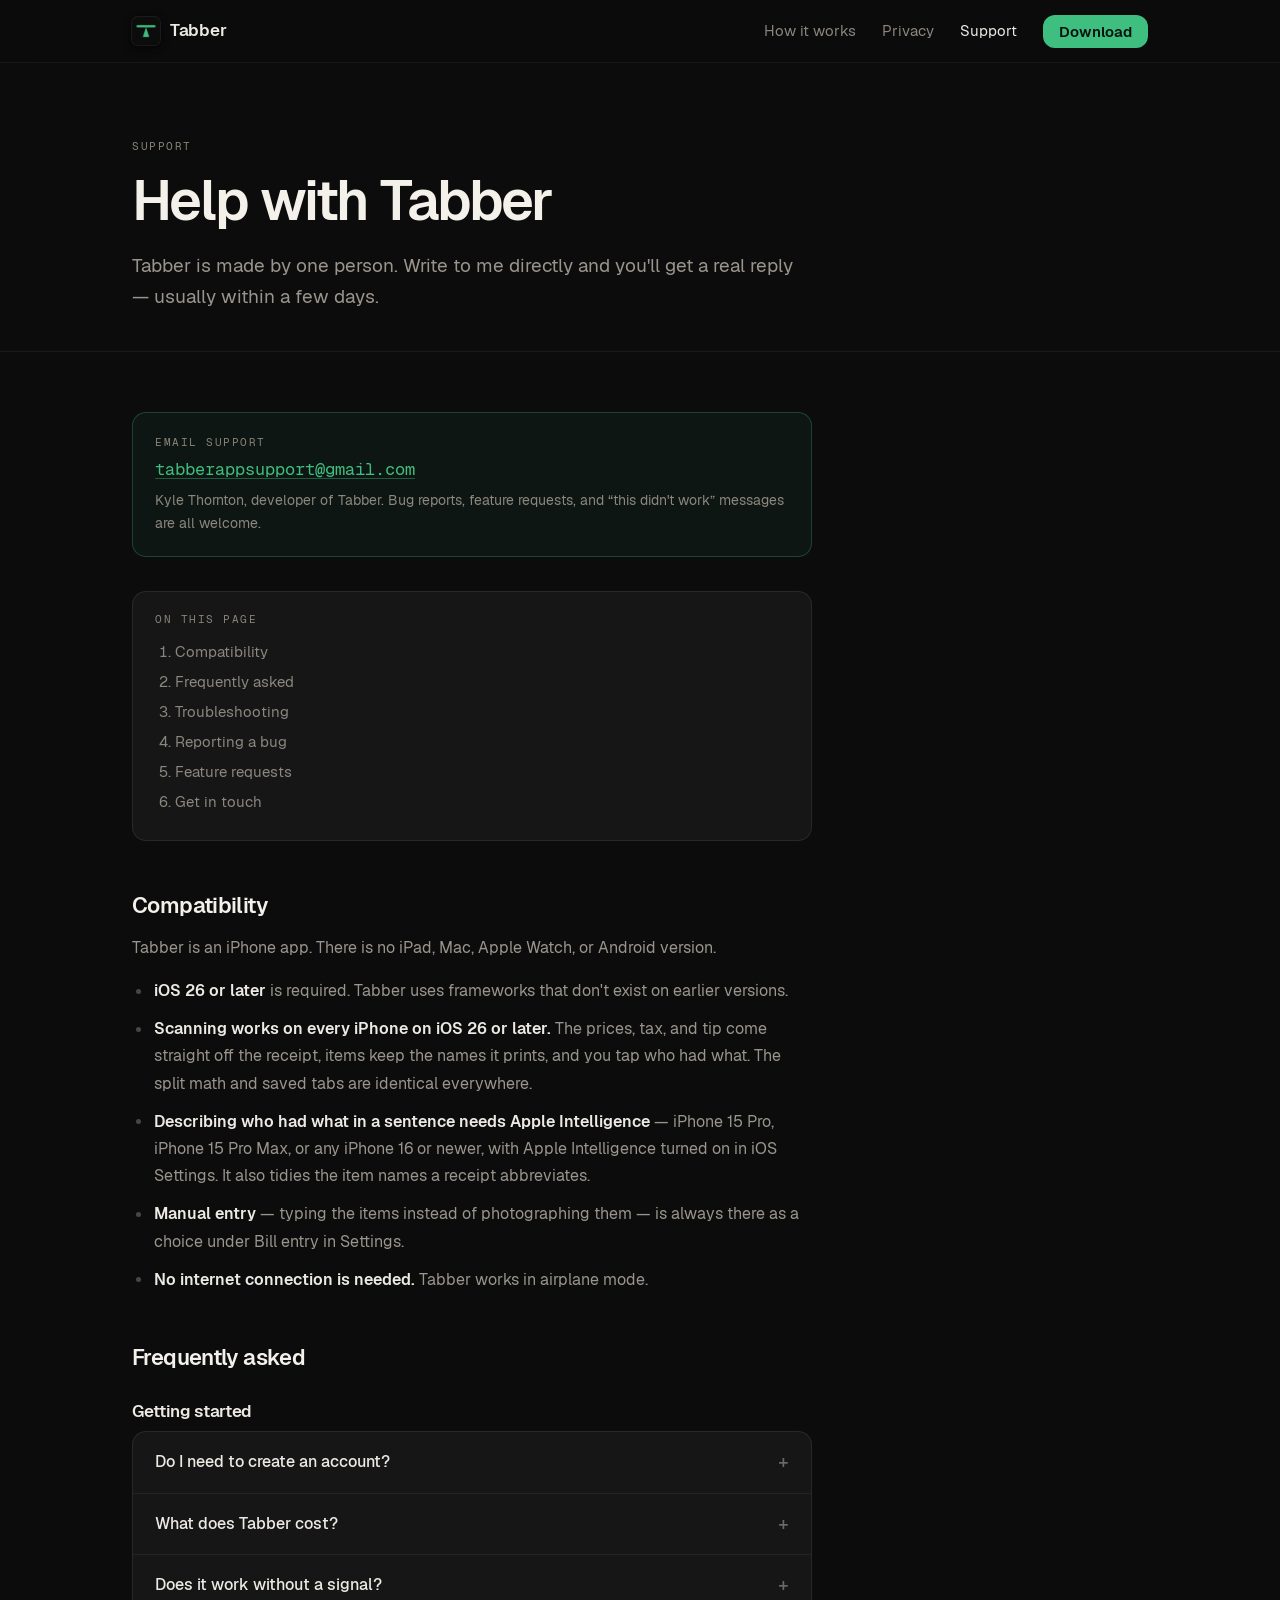
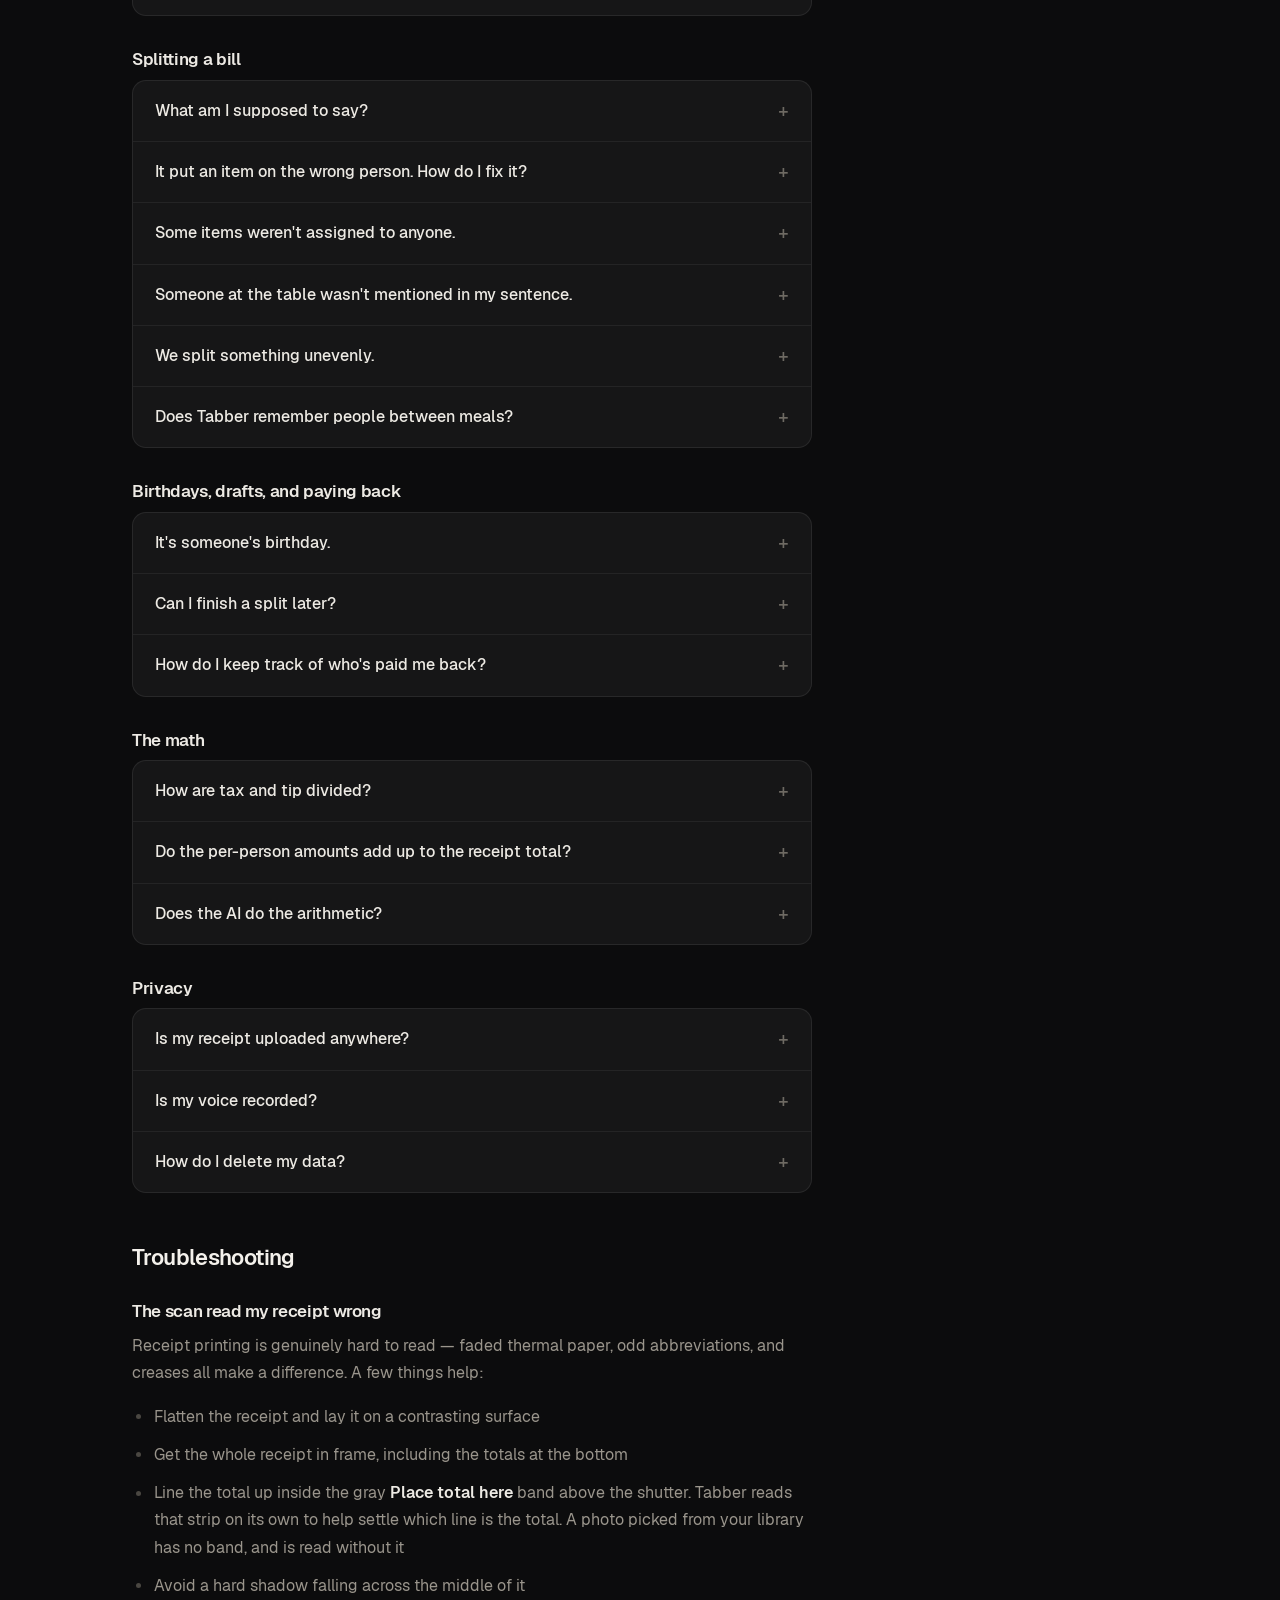
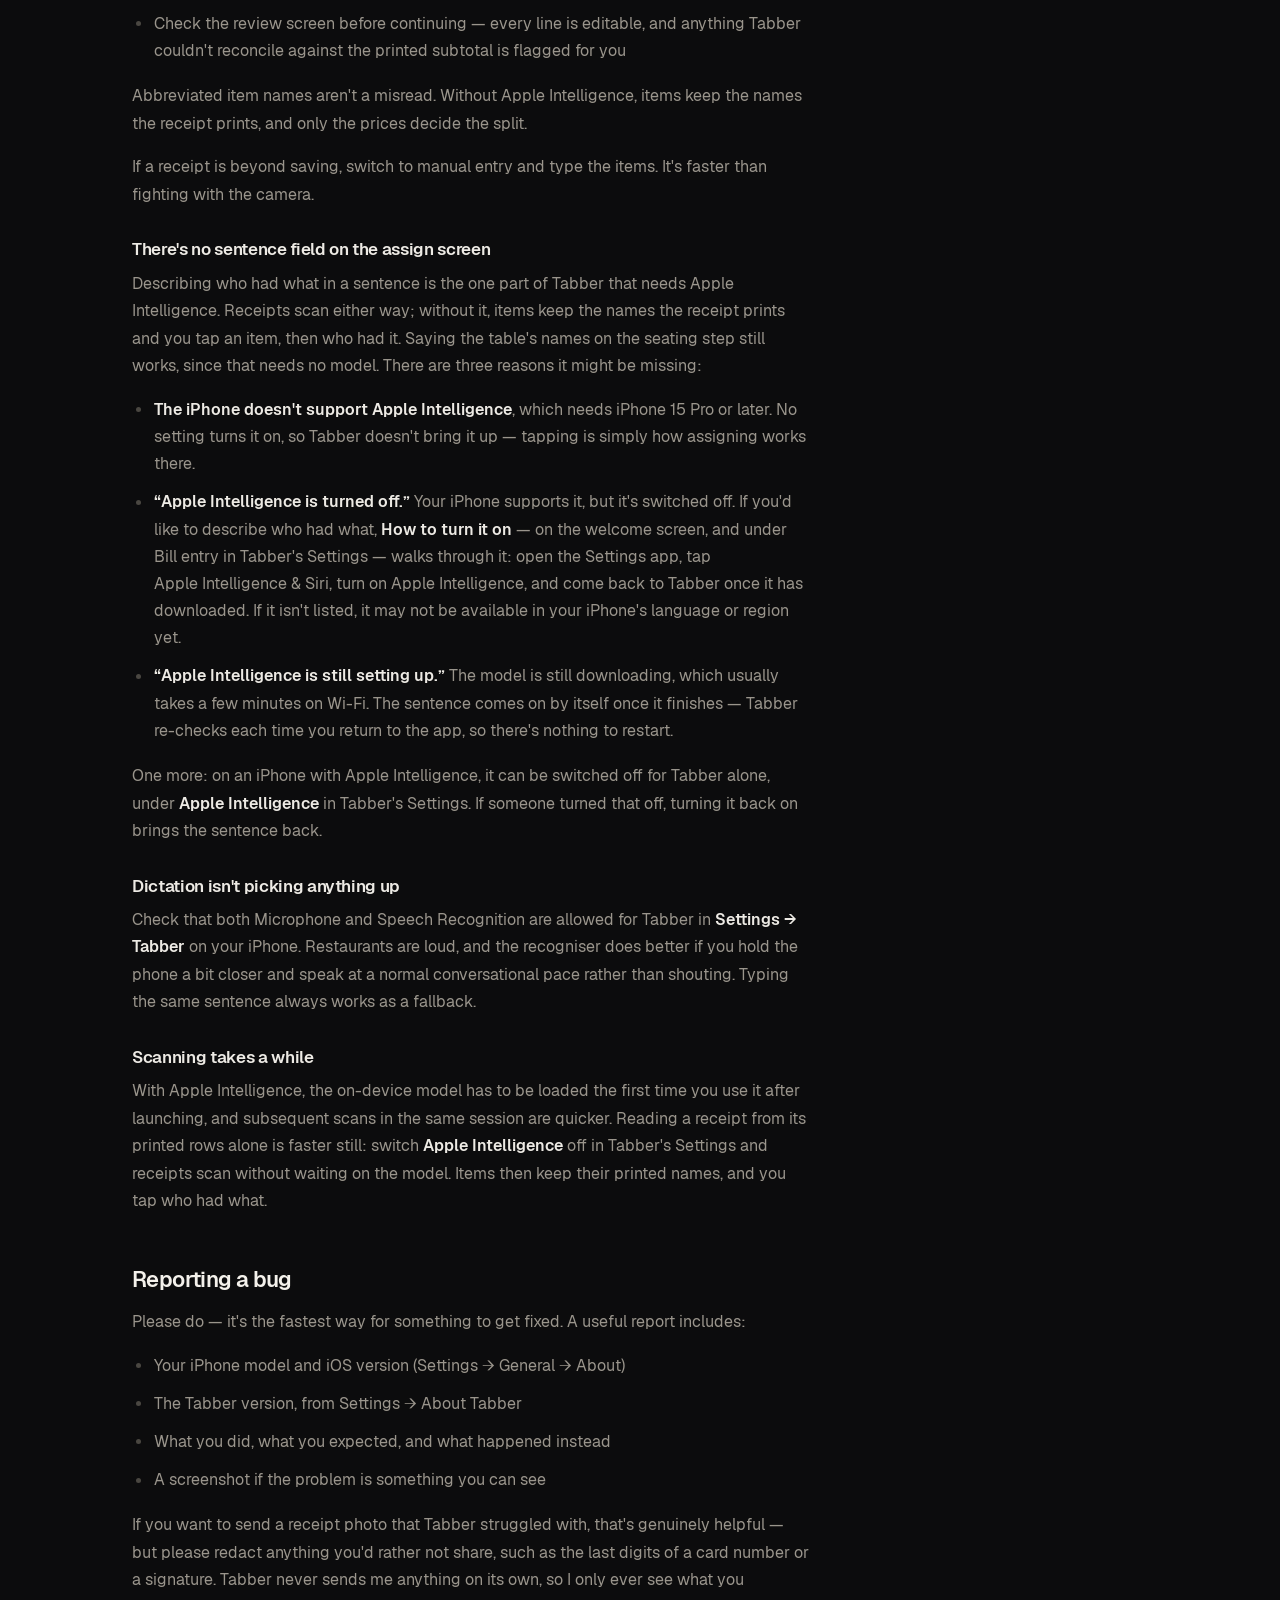
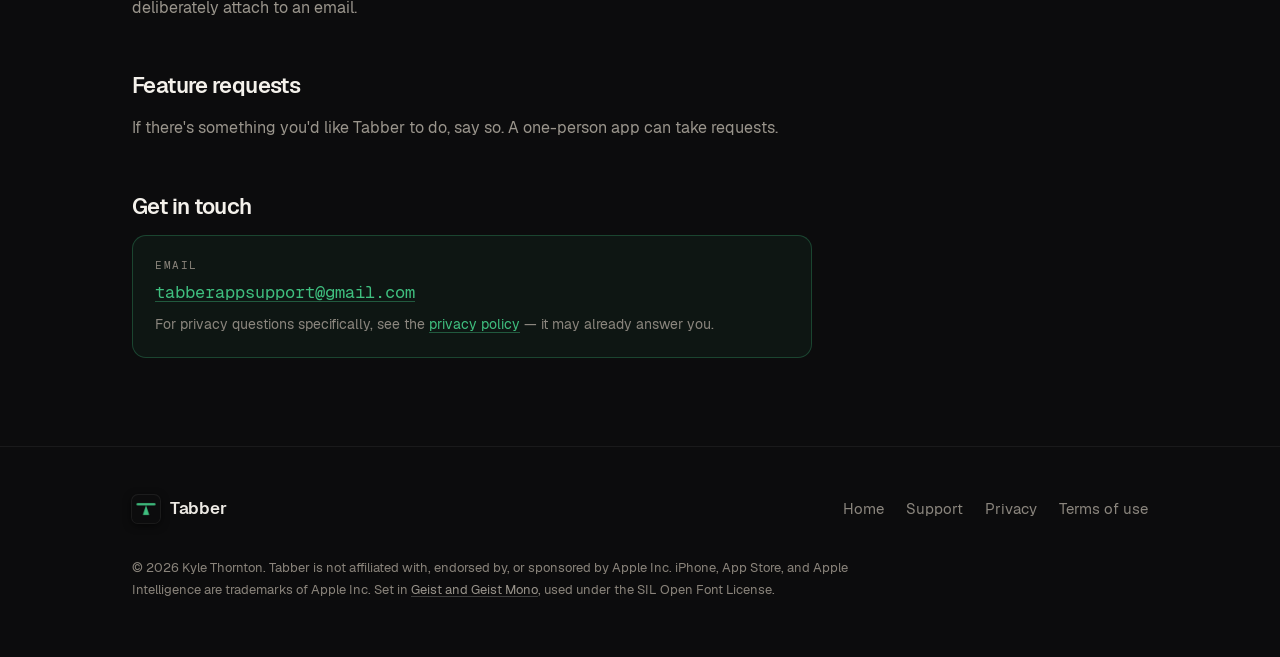
<file: support.html>
<!DOCTYPE html>
<html lang="en">
<head>
<meta charset="utf-8">
<meta name="viewport" content="width=device-width, initial-scale=1">
<title>Support — Tabber</title>
<meta name="description" content="Help with Tabber for iPhone: compatibility, common questions, troubleshooting a receipt scan, and how to get in touch with the developer.">
<meta name="theme-color" content="#0C0C0D">

<link rel="canonical" href="https://tabberapp.github.io/support.html">

<!-- og:image must be absolute — scrapers do not resolve it against the page URL. -->
<meta property="og:type" content="website">
<meta property="og:site_name" content="Tabber">
<meta property="og:url" content="https://tabberapp.github.io/support.html">
<meta property="og:title" content="Support — Tabber">
<meta property="og:description" content="Help with Tabber for iPhone, and how to reach the developer.">
<meta property="og:image" content="https://tabberapp.github.io/assets/og-banner.png">
<meta property="og:image:width" content="1200">
<meta property="og:image:height" content="630">
<meta property="og:image:alt" content="The Tabber app icon above the line “Snap it. Say it. Split it.”">
<meta name="twitter:card" content="summary_large_image">
<meta name="twitter:title" content="Support — Tabber">
<meta name="twitter:description" content="Help with Tabber for iPhone, and how to reach the developer.">
<meta name="twitter:image" content="https://tabberapp.github.io/assets/og-banner.png">
<meta name="twitter:image:alt" content="The Tabber app icon above the line “Snap it. Say it. Split it.”">

<link rel="icon" href="assets/app-icon-32.png" sizes="32x32" type="image/png">
<link rel="icon" href="assets/app-icon-180.png" sizes="180x180" type="image/png">
<link rel="apple-touch-icon" href="assets/app-icon-180.png">
<meta name="apple-itunes-app" content="app-id=6796184808">

<!-- The three faces the first screen needs. The stylesheet below is render-
     blocking, so without these the @font-face URLs are not discovered until
     it has parsed. Fonts are always fetched in CORS mode — hence crossorigin,
     without which the browser fetches each file a second time. -->
<link rel="preload" href="fonts/Geist-Regular.woff2" as="font" type="font/woff2" crossorigin>
<link rel="preload" href="fonts/Geist-SemiBold.woff2" as="font" type="font/woff2" crossorigin>
<link rel="preload" href="fonts/GeistMono-Regular.woff2" as="font" type="font/woff2" crossorigin>
<link rel="stylesheet" href="css/styles.css">
<script>(function(d){d.className+=' js';setTimeout(function(){if(!d.hasAttribute('data-site-ready'))d.className=d.className.replace(/(^|\s)js(\s|$)/,' ')},2500)})(document.documentElement);</script>
</head>
<body>

<a class="skip-link" href="#main">Skip to content</a>

<header class="nav">
  <div class="wrap nav-inner">
    <a class="brand" href="index.html">
      <img class="brand-mark" src="assets/app-icon-64.png" alt="" width="28" height="28" decoding="async">
      Tabber
    </a>
    <nav class="nav-links" aria-label="Primary">
      <a href="index.html#how">How it works</a>
      <a href="privacy.html">Privacy</a>
      <a href="support.html" aria-current="page">Support</a>
      <a class="btn btn-primary nav-cta" href="https://apps.apple.com/app/id6796184808">Download</a>
    </nav>
  </div>
</header>

<main id="main">

  <div class="page-head">
    <div class="wrap">
      <span class="micro">Support</span>
      <h1>Help with Tabber</h1>
      <p class="lede">
        Tabber is made by one person. Write to me directly and you'll get a real reply —
        usually within a few days.
      </p>
    </div>
  </div>

  <div class="wrap">
    <div class="prose">

      <div class="contact-card">
        <span class="micro">Email support</span>
        <span class="email" data-email="Tabber support">
          <noscript>tabberappsupport [at] gmail [dot] com</noscript>
        </span>
        <span style="color:var(--secondary);font-size:.875rem">
          Kyle Thornton, developer of Tabber. Bug reports, feature requests, and
          “this didn't work” messages are all welcome.
        </span>
      </div>

      <div class="toc">
        <span class="micro">On this page</span>
        <ol>
          <li><a href="#compatibility">Compatibility</a></li>
          <li><a href="#faq">Frequently asked</a></li>
          <li><a href="#troubleshooting">Troubleshooting</a></li>
          <li><a href="#bugs">Reporting a bug</a></li>
          <li><a href="#requests">Feature requests</a></li>
          <li><a href="#contact">Get in touch</a></li>
        </ol>
      </div>

      <h2 id="compatibility">Compatibility</h2>
      <p>
        Tabber is an iPhone app. There is no iPad, Mac, Apple&nbsp;Watch, or Android version.
      </p>
      <ul>
        <li>
          <strong>iOS 26 or later</strong> is required. Tabber uses frameworks that don't
          exist on earlier versions.
        </li>
        <li>
          <strong>Scanning works on every iPhone on iOS 26 or later.</strong> The prices, tax, and tip
          come straight off the receipt, items keep the names it prints, and you tap who
          had what. The split math and saved tabs are identical everywhere.
        </li>
        <li>
          <strong>Describing who had what in a sentence needs Apple Intelligence</strong> —
          iPhone&nbsp;15&nbsp;Pro, iPhone&nbsp;15&nbsp;Pro&nbsp;Max, or any iPhone&nbsp;16 or
          newer, with Apple Intelligence turned on in iOS Settings. It also tidies the item
          names a receipt abbreviates.
        </li>
        <li>
          <strong>Manual entry</strong> — typing the items instead of photographing them — is
          always there as a choice under Bill entry in Settings.
        </li>
        <li>
          <strong>No internet connection is needed.</strong> Tabber works in airplane mode.
        </li>
      </ul>

      <h2 id="faq">Frequently asked</h2>

      <h3>Getting started</h3>
      <div class="faq">
        <details>
          <summary>Do I need to create an account?</summary>
          <div class="answer">
            <p>
              No. There is no sign-up, no email address to verify, and no password. Tabber
              asks for your first name once, on first launch, so that “I” and “me” in your
              description resolve to you. That name is stored only on your iPhone and can
              be changed in Settings at any time.
            </p>
          </div>
        </details>
        <details>
          <summary>What does Tabber cost?</summary>
          <div class="answer">
            <p>
              Nothing. Tabber is free to download, with no subscription, no advertising, and
              no in-app purchases. Because all the intelligence runs on your own device, there
              are no server bills to cover.
            </p>
          </div>
        </details>
        <details>
          <summary>Does it work without a signal?</summary>
          <div class="answer">
            <p>
              Yes, completely. Reading the receipt, understanding your description, and
              working out the totals all happen on the iPhone. The core flow makes no
              network requests at all, which is handy in exactly the kind of basement
              restaurant where you most need it.
            </p>
          </div>
        </details>
      </div>

      <h3 style="margin-top:34px">Splitting a bill</h3>
      <div class="faq">
        <details>
          <summary>What am I supposed to say?</summary>
          <div class="answer">
            <p>
              Whatever you'd say to a friend. “Sarah had the salmon, John and I split the
              calamari, Mike's getting his own tab” is a normal input. So is “I had the
              burger, everything else is Priya's.”
            </p>
            <p>
              You don't need to add people first — names in your sentence become people
              automatically. You don't need to cover everything in one go either; say some
              of it, then say the rest.
            </p>
            <p>
              Describing it in a sentence uses Apple Intelligence. Without it, the assign
              screen is tap-only: tap an item, then who had it.
            </p>
          </div>
        </details>
        <details>
          <summary>It put an item on the wrong person. How do I fix it?</summary>
          <div class="answer">
            <p>
              Tap the item and reassign it. Nothing is final until you finish the split, and
              the summary screen is editable too.
            </p>
            <p>
              With Apple Intelligence you can also just say the correction — Tabber keeps
              the thread of the conversation, so “no, the calamari was Mike” does what you'd
              expect.
            </p>
          </div>
        </details>
        <details>
          <summary>Some items weren't assigned to anyone.</summary>
          <div class="answer">
            <p>
              That's expected and not an error — it happens whenever a description doesn't
              cover every line. Unassigned items stay visible on the assign screen, and you
              can either mention them in another sentence or tap to assign them by hand.
            </p>
            <p>
              Tabber deliberately leaves an item unassigned rather than guessing at it. A
              missing assignment takes one tap to fix; a wrong one is wrong money.
            </p>
          </div>
        </details>
        <details>
          <summary>Someone at the table wasn't mentioned in my sentence.</summary>
          <div class="answer">
            <p>
              Seating the table is its own step, just before you assign anything: tap a
              name Tabber remembers, type a new one, or say the whole table at once. If you
              have already moved on and someone is missing, tap <strong>Edit people</strong>
              on the assign screen, then <strong>Add another</strong> — seat them and assign
              their items as normal.
            </p>
          </div>
        </details>
        <details>
          <summary>We split something unevenly.</summary>
          <div class="answer">
            <p>
              Shared items divide evenly by default, but the split can be weighted — useful
              when one person had rather more of the bottle than everyone else. A shared item
              shows as a single line spanning everyone on it, not as duplicates.
            </p>
            <p>
              When a line of several things deals out whole, each card names what that person
              had: three pizzas between three people reads “Pizza” on each card, and two of
              three beers reads “Beer ×2”. A share that isn't whole items shows its division
              instead, like “Pizza ×3 · ÷2”.
            </p>
          </div>
        </details>
        <details>
          <summary>Does Tabber remember people between meals?</summary>
          <div class="answer">
            <p>
              Yes. Anyone you split a bill with is remembered individually, so mentioning
              their name next time matches them to the same person. New names are filed
              quietly when you save the tab — which means a mis-heard name you correct on the
              spot never becomes a permanent person, and an abandoned split leaves nothing
              behind.
            </p>
            <p>
              Remembered people are listed under <strong>Remembered people</strong> in
              Settings, where you can also add someone by hand — useful before your first
              split with them, so their name is ready to tap when you seat the table.
              Records can be renamed, merged when two of them turn out to be the same
              person, and forgotten with a left swipe. Forgetting someone leaves your past
              tabs exactly as they were; the name just stops being matched next time. There
              are no saved groups; people are always remembered individually.
            </p>
          </div>
        </details>
      </div>

      <h3 style="margin-top:34px">Birthdays, drafts, and paying back</h3>
      <div class="faq">
        <details>
          <summary>It's someone's birthday.</summary>
          <div class="answer">
            <p>
              Tap their name while seating the table, or tap the 🎂 beside it in Edit mode
              on the assign or manual entry screen. Saying it works too: “it's Sarah's
              birthday” or “we're celebrating Sarah”.
            </p>
            <p>
              Their items stay assigned to them, but everything they would owe — dishes,
              tax, and tip — is split evenly across everyone else at the table, including
              anyone who didn't order. The summary shows each person's part as its own line,
              and the shared message carries it too. Two birthdays at one table both eat
              free, but somebody has to pay, so Tabber won't mark everyone.
            </p>
          </div>
        </details>
        <details>
          <summary>Can I finish a split later?</summary>
          <div class="answer">
            <p>
              Yes. Every step before the summary, and manual entry, has <strong>Exit</strong>
              in its header. It asks whether to save the tab as a draft or discard it.
              Drafts wait on the home screen under <strong>In progress</strong> and reopen on
              the step you left them on.
            </p>
            <p>
              Nothing is saved unless you choose to save it. Finishing a draft files it as an
              ordinary tab, dated the day you started it, and removes the draft. To delete
              one, swipe it away on the home screen.
            </p>
          </div>
        </details>
        <details>
          <summary>How do I keep track of who's paid me back?</summary>
          <div class="answer">
            <p>
              Open the tab from your home screen and hold someone's name to mark them
              <strong>Paid</strong>; their amount dims so whoever still owes stands out. Hold
              again to take it off. A tap still opens their items.
            </p>
          </div>
        </details>
      </div>

      <h3 style="margin-top:34px">The math</h3>
      <div class="faq">
        <details>
          <summary>How are tax and tip divided?</summary>
          <div class="answer">
            <p>
              Proportionally, by each person's share of the subtotal — never split flat
              across heads. If your food came to a quarter of the subtotal, you pay a quarter
              of the tax and a quarter of the tip.
            </p>
            <p>
              The default tip percentage and whether tip is calculated on the pre-tax
              subtotal or the post-tax total are both set in Settings. Every split then gets
              its own tip step, where you can keep the tip the receipt already printed, pick
              a different percentage, type an amount, or leave no tip at all.
            </p>
          </div>
        </details>
        <details>
          <summary>Do the per-person amounts add up to the receipt total?</summary>
          <div class="answer">
            <p>
              Always, to the cent. Everything is calculated in whole cents, and any rounding
              remainder is assigned to the largest payer so the column sums exactly to the
              printed total. Each person's own itemised lines also add up to the figure shown
              at the top of their card.
            </p>
          </div>
        </details>
        <details>
          <summary>Does the AI do the arithmetic?</summary>
          <div class="answer">
            <p>
              No, and that's deliberate. The on-device model reads the receipt and works out
              who had what; every calculation after that is ordinary code. Language models
              are unreliable at arithmetic, so none of the money math is left to one.
            </p>
          </div>
        </details>
      </div>

      <h3 style="margin-top:34px">Privacy</h3>
      <div class="faq">
        <details>
          <summary>Is my receipt uploaded anywhere?</summary>
          <div class="answer">
            <p>
              No. The photo is read on your iPhone and never transmitted. There is no server
              to send it to — Tabber has no backend at all. The
              <a href="privacy.html">privacy policy</a> covers this in full.
            </p>
          </div>
        </details>
        <details>
          <summary>Is my voice recorded?</summary>
          <div class="answer">
            <p>
              No audio is saved, and none is sent anywhere. Speech recognition is configured
              to run on the device only; the microphone is open only while you're actively
              dictating, and what comes out is text on your screen that you can edit before
              anything happens with it.
            </p>
          </div>
        </details>
        <details>
          <summary>How do I delete my data?</summary>
          <div class="answer">
            <p>
              Three levels: delete all the receipt photos saved with your tabs (keeping the
              tabs themselves) in Settings, delete an individual tab or draft by swiping it
              away on the home screen, or “Reset account” in Settings to erase every tab,
              draft, person, and preference at once.
            </p>
            <p>
              You can also set photos to age out automatically after 30 days, or never to be
              saved with a tab in the first place. A draft keeps its receipt photo until you
              finish or delete it, whatever that setting says. Deleting the app removes
              everything with it.
            </p>
          </div>
        </details>
      </div>

      <h2 id="troubleshooting">Troubleshooting</h2>

      <h3>The scan read my receipt wrong</h3>
      <p>
        Receipt printing is genuinely hard to read — faded thermal paper, odd abbreviations,
        and creases all make a difference. A few things help:
      </p>
      <ul>
        <li>Flatten the receipt and lay it on a contrasting surface</li>
        <li>Get the whole receipt in frame, including the totals at the bottom</li>
        <li>
          Line the total up inside the gray <strong>Place total here</strong> band above the
          shutter. Tabber reads that strip on its own to help settle which line is the
          total. A photo picked from your library has no band, and is read without it
        </li>
        <li>Avoid a hard shadow falling across the middle of it</li>
        <li>
          Check the review screen before continuing — every line is editable, and anything
          Tabber couldn't reconcile against the printed subtotal is flagged for you
        </li>
      </ul>
      <p>
        Abbreviated item names aren't a misread. Without Apple Intelligence, items keep the
        names the receipt prints, and only the prices decide the split.
      </p>
      <p>
        If a receipt is beyond saving, switch to manual entry and type the items. It's
        faster than fighting with the camera.
      </p>

      <h3>There's no sentence field on the assign screen</h3>
      <p>
        Describing who had what in a sentence is the one part of Tabber that needs Apple
        Intelligence. Receipts scan either way; without it, items keep the names the
        receipt prints and you tap an item, then who had it. Saying the table's names on
        the seating step still works, since that needs no model. There are three reasons
        it might be missing:
      </p>
      <ul>
        <li>
          <strong>The iPhone doesn't support Apple Intelligence</strong>, which needs
          iPhone&nbsp;15&nbsp;Pro or later. No setting turns it on, so Tabber doesn't bring
          it up — tapping is simply how assigning works there.
        </li>
        <li>
          <strong>“Apple Intelligence is turned off.”</strong> Your iPhone supports it, but
          it's switched off. If you'd like to describe who had what,
          <strong>How to turn it on</strong> — on the welcome screen, and under Bill entry in
          Tabber's Settings — walks through it: open the Settings app, tap
          Apple&nbsp;Intelligence&nbsp;&amp;&nbsp;Siri, turn on Apple Intelligence, and come
          back to Tabber once it has downloaded. If it isn't listed, it may not be available
          in your iPhone's language or region yet.
        </li>
        <li>
          <strong>“Apple Intelligence is still setting up.”</strong> The model is still
          downloading, which usually takes a few minutes on Wi-Fi. The sentence comes on by
          itself once it finishes — Tabber re-checks each time you return to the app, so
          there's nothing to restart.
        </li>
      </ul>
      <p>
        One more: on an iPhone with Apple Intelligence, it can be switched off for Tabber
        alone, under <strong>Apple Intelligence</strong> in Tabber's Settings. If someone
        turned that off, turning it back on brings the sentence back.
      </p>

      <h3>Dictation isn't picking anything up</h3>
      <p>
        Check that both Microphone and Speech Recognition are allowed for Tabber in
        <strong>Settings → Tabber</strong> on your iPhone. Restaurants are loud, and the
        recogniser does better if you hold the phone a bit closer and speak at a normal
        conversational pace rather than shouting. Typing the same sentence always works as
        a fallback.
      </p>

      <h3>Scanning takes a while</h3>
      <p>
        With Apple Intelligence, the on-device model has to be loaded the first time you
        use it after launching, and subsequent scans in the same session are quicker.
        Reading a receipt from its printed rows alone is faster still: switch
        <strong>Apple Intelligence</strong> off in Tabber's Settings and receipts scan
        without waiting on the model. Items then keep their printed names, and you tap
        who had what.
      </p>

      <h2 id="bugs">Reporting a bug</h2>
      <p>
        Please do — it's the fastest way for something to get fixed. A useful report
        includes:
      </p>
      <ul>
        <li>Your iPhone model and iOS version (Settings → General → About)</li>
        <li>The Tabber version, from Settings → About Tabber</li>
        <li>What you did, what you expected, and what happened instead</li>
        <li>A screenshot if the problem is something you can see</li>
      </ul>
      <p>
        If you want to send a receipt photo that Tabber struggled with, that's genuinely
        helpful — but please redact anything you'd rather not share, such as the last digits
        of a card number or a signature. Tabber never sends me anything on its own, so I only
        ever see what you deliberately attach to an email.
      </p>

      <h2 id="requests">Feature requests</h2>
      <p>
        If there's something you'd like Tabber to do, say so. A one-person app can take
        requests.
      </p>

      <h2 id="contact">Get in touch</h2>
      <div class="contact-card">
        <span class="micro">Email</span>
        <span class="email" data-email="Tabber support">
          <noscript>tabberappsupport [at] gmail [dot] com</noscript>
        </span>
        <span style="color:var(--secondary);font-size:.875rem">
          For privacy questions specifically, see the
          <a href="privacy.html">privacy policy</a> — it may already answer you.
        </span>
      </div>

    </div>
  </div>

</main>

<footer class="footer">
  <div class="wrap">
    <div class="footer-inner">
      <a class="brand" href="index.html">
        <img class="brand-mark" src="assets/app-icon-64.png" alt="" width="28" height="28" decoding="async">
        Tabber
      </a>
      <nav class="footer-links" aria-label="Footer">
        <a href="index.html">Home</a>
        <a href="support.html">Support</a>
        <a href="privacy.html">Privacy</a>
        <a href="https://www.apple.com/legal/internet-services/itunes/dev/stdeula/" target="_blank" rel="noopener">Terms of use</a>
      </nav>
    </div>
    <p class="footer-fine">
      © <span data-year>2026</span> Kyle Thornton. Tabber is not affiliated with, endorsed by, or
      sponsored by Apple Inc. iPhone, App&nbsp;Store, and Apple Intelligence are
      trademarks of Apple&nbsp;Inc. Set in
      <a href="https://vercel.com/font" target="_blank" rel="noopener">Geist and Geist Mono</a>, used under the
      SIL Open Font License.
    </p>
  </div>
</footer>

<script src="js/site.js"></script>
</body>
</html>
</file>
<file: css/styles.css>
/* ==========================================================================
   Tabber — site styles
   Palette and type ramp are lifted from the app's Theme.swift so the site and
   the app read as one thing. The app is dark-only (.preferredColorScheme(.dark)
   is forced in TabberApp), so the site is too.
   ========================================================================== */

/* ---------- Fonts (Geist / Geist Mono, OFL — see fonts/OFL.txt) ---------- */

@font-face {
  font-family: 'Geist';
  src: url('../fonts/Geist-Regular.woff2') format('woff2');
  font-weight: 400;
  font-style: normal;
  font-display: swap;
}
@font-face {
  font-family: 'Geist';
  src: url('../fonts/Geist-Medium.woff2') format('woff2');
  font-weight: 500;
  font-style: normal;
  font-display: swap;
}
@font-face {
  font-family: 'Geist';
  src: url('../fonts/Geist-SemiBold.woff2') format('woff2');
  font-weight: 600;
  font-style: normal;
  font-display: swap;
}
@font-face {
  font-family: 'Geist Mono';
  src: url('../fonts/GeistMono-Regular.woff2') format('woff2');
  font-weight: 400;
  font-style: normal;
  font-display: swap;
}
@font-face {
  font-family: 'Geist Mono';
  src: url('../fonts/GeistMono-Medium.woff2') format('woff2');
  font-weight: 500;
  font-style: normal;
  font-display: swap;
}
@font-face {
  font-family: 'Geist Mono';
  src: url('../fonts/GeistMono-SemiBold.woff2') format('woff2');
  font-weight: 600;
  font-style: normal;
  font-display: swap;
}

/* ---------- Tokens ---------- */

:root {
  /* Theme.swift */
  --bg: #0C0C0D;
  --card: #151412;
  --accent: #3FBF7F;
  --ink-on-accent: #07120C;

  --text-bright: #F4F1EB;
  --text: #EDEAE4;
  --text-strong: #F0EDE7;
  --text-receipt: #DEDAD3;
  --text-item: #E6E2DB;

  /* Dim text tones. Theme.swift has six steps here; on the web they have to
     clear WCAG AA (4.5:1), and on a #0C0C0D background the room between the
     AA floor and --secondary is about half a stop — not enough for six steps,
     or even three. So --mono-ink and --tertiary are now aliases, and the
     hierarchy they used to carry is carried by size, weight and letter-spacing
     instead. Every value below is >= 4.5:1 on the lightest surface it lands on
     (--fill-raised). This is the one place the site deliberately diverges from
     the app's palette; the app is read at arm's length, the site isn't. */
  --muted: #9A958C;          /* 5.7:1  ledes, prose body            */
  --secondary: #8B867E;      /* 4.7:1  section intros, callouts     */
  --secondary-dim: #8A847B;  /* 4.6:1  card body, steps, FAQ, items */
  --mono-ink: var(--secondary-dim); /* micro-labels, money sublines */
  --tertiary: var(--secondary-dim); /* smallest labels, hero note   */

  /* Non-text marks only — never used for text, so 4.5:1 does not apply.
     --decor-strong is for affordances, which still owe 3:1 (WCAG 1.4.11). */
  --faint: #4A4741;
  --decor-strong: #6E6A63;

  /* The app icon's field is #0C0C0D, the same value as --bg, so the tile has no
     edge of its own anywhere it appears. It gets one the way the cards do, in
     three parts: a hairline at the boundary, a brighter inset along the top so
     the edge implies a light source, and a shadow cast beneath to seat it on
     the page. Edging all four sides evenly is what made earlier attempts read
     as a border drawn around a square rather than as an object. */
  --icon-edge: rgba(255, 255, 255, 0.08);
  --icon-lit: rgba(255, 255, 255, 0.10);
  --icon-cast: rgba(0, 0, 0, 0.7);

  /* Avatar rotation — Theme.newPersonHexes. The full five are kept even though
     the mockups only use three, so the set still matches the app. */
  --p1: #8FBF6B;
  --p2: #C99BE0;
  --p3: #6BC5C0;
  --p4: #E8B44F;
  --p5: #B9A5F0;

  --hairline: rgba(255, 255, 255, 0.06);
  --hairline-strong: rgba(255, 255, 255, 0.1);
  --fill: rgba(255, 255, 255, 0.045);
  --fill-raised: rgba(255, 255, 255, 0.07);
  --dash: rgba(255, 255, 255, 0.14);

  --sans: 'Geist', -apple-system, BlinkMacSystemFont, 'Segoe UI', system-ui, sans-serif;
  --mono: 'Geist Mono', ui-monospace, SFMono-Regular, Menlo, monospace;

  --wrap: 1060px;
  --prose: 680px;
  --radius-card: 14px;
  --radius-btn: 18px;
}

/* ---------- Reset-ish ---------- */

*,
*::before,
*::after {
  box-sizing: border-box;
}

html {
  color-scheme: dark;
  scroll-behavior: smooth;
  -webkit-text-size-adjust: 100%;
}

body {
  margin: 0;
  background: var(--bg);
  color: var(--text);
  font-family: var(--sans);
  font-size: 16px;
  line-height: 1.6;
  -webkit-font-smoothing: antialiased;
  -moz-osx-font-smoothing: grayscale;
  overflow-x: hidden;
}

img {
  max-width: 100%;
  height: auto;
  display: block;
}

a {
  color: var(--accent);
  text-decoration: none;
}

a:hover {
  text-decoration: underline;
}

:focus-visible {
  outline: 2px solid var(--accent);
  outline-offset: 3px;
  border-radius: 4px;
}

/* ---------- Layout ---------- */

.wrap {
  width: 100%;
  max-width: var(--wrap);
  margin: 0 auto;
  padding: 0 22px;
}

section {
  padding: clamp(56px, 9vw, 104px) 0;
}

.section-hairline {
  border-top: 1px solid var(--hairline);
}

/* Anchored sections have to clear the sticky nav, the same way .prose h2 does. */
section[id] {
  scroll-margin-top: 78px;
}

/* ---------- Type ---------- */

h1,
h2,
h3,
h4 {
  margin: 0;
  color: var(--text-bright);
  font-weight: 600;
  line-height: 1.14;
  letter-spacing: -0.02em;
}

/* Section headings wrap balanced, so a two-line heading on a phone doesn't
   leave one word alone under the rest. Not the hero h1: balancing that split
   "Say / it." across the break. Its phrases are bound with no-break spaces in
   the markup instead, which leaves "Split it." as the only thing that wraps. */
h2 {
  text-wrap: balance;
}

h1 {
  font-size: clamp(2.1rem, 5.6vw, 3.5rem);
  letter-spacing: -0.033em;
}

h2 {
  font-size: clamp(1.6rem, 3.6vw, 2.25rem);
  letter-spacing: -0.028em;
}

h3 {
  font-size: 1.0625rem;
}

p {
  margin: 0;
}

/* Mono uppercase micro-label — Text.microLabel() in Theme.swift */
.micro {
  display: block;
  font-family: var(--mono);
  font-size: 0.6875rem;
  font-weight: 400;
  line-height: 1.4;
  letter-spacing: 0.14em;
  text-transform: uppercase;
  color: var(--mono-ink);
}

.micro-accent {
  color: var(--accent);
}

.lede {
  font-size: clamp(1.0625rem, 2.1vw, 1.1875rem);
  line-height: 1.62;
  color: var(--muted);
}

.money {
  font-family: var(--mono);
  font-variant-numeric: tabular-nums;
  font-feature-settings: 'tnum' 1;
  color: var(--text-receipt);
}

.section-head {
  max-width: 620px;
  margin-bottom: clamp(32px, 5vw, 52px);
}

.section-head .micro {
  margin-bottom: 14px;
}

.section-head p {
  margin-top: 16px;
  color: var(--secondary);
  font-size: 1.0625rem;
  line-height: 1.62;
}

/* ---------- Buttons ---------- */

.btn {
  display: inline-flex;
  align-items: center;
  justify-content: center;
  gap: 9px;
  padding: 15px 26px;
  border: 0;
  border-radius: var(--radius-btn);
  font-family: var(--sans);
  font-size: 1.0625rem;
  font-weight: 600;
  line-height: 1;
  text-align: center;
  cursor: pointer;
  transition: transform 0.16s ease, background-color 0.2s ease, opacity 0.2s ease;
}

.btn:hover {
  text-decoration: none;
  transform: translateY(-1px);
}

.btn:active {
  transform: translateY(0);
}

.btn-primary {
  background: var(--accent);
  color: var(--ink-on-accent);
}

.btn-primary:hover {
  background: #4ACB8B;
}

.btn-secondary {
  background: var(--fill-raised);
  color: var(--text);
  border: 1px solid var(--hairline-strong);
  border-radius: 16px;
  font-size: 1rem;
  font-weight: 500;
}

.btn-secondary:hover {
  background: rgba(255, 255, 255, 0.1);
}

.btn-row {
  display: flex;
  flex-wrap: wrap;
  gap: 12px;
  align-items: center;
}

/* ---------- Nav ---------- */

.nav {
  position: sticky;
  top: 0;
  z-index: 50;
  background: rgba(12, 12, 13, 0.82);
  backdrop-filter: saturate(150%) blur(14px);
  -webkit-backdrop-filter: saturate(150%) blur(14px);
  border-bottom: 1px solid var(--hairline);
}

.nav-inner {
  display: flex;
  align-items: center;
  justify-content: space-between;
  gap: 20px;
  height: 62px;
}

.brand {
  display: inline-flex;
  align-items: center;
  gap: 10px;
  color: var(--text);
  font-weight: 600;
  font-size: 1.0625rem;
  letter-spacing: -0.015em;
}

.brand:hover {
  text-decoration: none;
}

/* The app icon itself, served at the size it renders (assets/app-icon-64.png
   covers 28px up to @2x). iOS masks home-screen icons at 22.37% of the side,
   and the source PNG is the unmasked App Store square — so the radius here is
   28 * 0.2237, matching the silhouette the icon has on the home screen.
   The icon's field is --bg, so at this size the tile reads as the bare green
   mark next to the wordmark; the radius still matters if it is ever set on a
   lighter surface. */
.brand-mark {
  width: 28px;
  height: 28px;
  border-radius: 6px;
  flex: none;
  /* Shallower cast than the CTA: at 28px a deep one just smudges the nav bar. */
  box-shadow:
    inset 0 1px 0 var(--icon-lit),
    0 0 0 1px var(--icon-edge),
    0 2px 8px var(--icon-cast);
}

.nav-links {
  display: flex;
  align-items: center;
  gap: 26px;
}

.nav-links a {
  color: var(--secondary);
  font-size: 0.9375rem;
  transition: color 0.18s ease;
}

.nav-links a:hover,
.nav-links a[aria-current='page'] {
  color: var(--text);
  text-decoration: none;
}

/* The nav pill is a `.nav-links a` as well as a `.btn-primary`, and the nav
   selector is a specificity notch higher — so the ink has to be named here,
   hover included, or the muted nav-link colour lands on the green fill. */
.nav-links .nav-cta,
.nav-links .nav-cta:hover {
  color: var(--ink-on-accent);
}

.nav-cta {
  padding: 9px 16px;
  border-radius: 12px;
  font-size: 0.875rem;
}

@media (max-width: 720px) {
  .nav-links {
    gap: 18px;
  }
  .nav-links .nav-cta {
    display: none;
  }
}

@media (max-width: 420px) {
  .nav-links a:not(.nav-cta) {
    font-size: 0.875rem;
  }
  .nav-links {
    gap: 14px;
  }
}

/* Brand plus three links needs 366px. Below that the row used to overflow,
   and `body { overflow-x: hidden }` clipped it rather than letting it scroll,
   so Support became unreachable. Wrapping to a second line keeps every link
   on screen — including at 375px with the browser font size turned up. */
@media (max-width: 380px) {
  .nav-inner {
    height: auto;
    flex-wrap: wrap;
    gap: 6px 14px;
    padding-top: 11px;
    padding-bottom: 11px;
  }
}

/* ---------- Receipt paper ---------- */

/* Top-rounded card that a .tear hangs below — matches the app, where the
   receipt card is clipped with top radii only and PerforatedEdge sits under it. */
.paper-top {
  background: var(--card);
  border-radius: 12px 12px 0 0;
}

/* PerforatedEdge: an 11px paper strip with background-coloured half-circles
   bitten out of its top edge (r 5.4, pitch 12 — same geometry as the app). */
.tear {
  height: 11px;
  background: var(--card);
  -webkit-mask-image: radial-gradient(circle 5.4px at 6px 0, transparent 5.4px, #000 5.6px);
  mask-image: radial-gradient(circle 5.4px at 6px 0, transparent 5.4px, #000 5.6px);
  -webkit-mask-size: 12px 11px;
  mask-size: 12px 11px;
  -webkit-mask-repeat: repeat-x;
  mask-repeat: repeat-x;
}

/* ReceiptDash — the 4/4 dashed separator inside receipt cards. */
.dashed {
  height: 1px;
  border: 0;
  margin: 0;
  background-image: linear-gradient(to right, var(--dash) 50%, transparent 0%);
  background-size: 8px 1px;
  background-repeat: repeat-x;
}

/* ---------- Receipt line items ---------- */

.receipt-row {
  display: flex;
  align-items: baseline;
  justify-content: space-between;
  gap: 16px;
  padding: 7px 0;
}

.receipt-row .name {
  color: var(--text-item);
  font-size: 0.9375rem;
}

.receipt-row .money {
  font-size: 0.90625rem;
  flex: none;
}

.receipt-row.is-total .name {
  color: var(--text-strong);
  font-weight: 600;
}

.receipt-row.is-total .money {
  color: var(--text-strong);
  font-weight: 600;
  font-size: 1rem;
}

.receipt-row.is-sub .name,
.receipt-row.is-sub .money {
  color: var(--secondary-dim);
  font-size: 0.875rem;
}

/* The receipt card's own heading, "Receipt · 5 items". Its own element rather
   than a `.receipt-row .name`, whose 15px outranked `.micro` and set the label
   as large as the items under it. */
.receipt-label {
  padding-bottom: 6px;
}

/* A whole receipt row as a link (404 page). The arrow alone was a 9x19px
   target; the row gives the 44px Apple and WCAG 2.5.8 both want. */
a.receipt-row {
  min-height: 44px;
  align-items: center;
}

a.receipt-row:hover {
  text-decoration: none;
}

a.receipt-row .name {
  color: var(--text-item);
  transition: color 0.18s ease;
}

a.receipt-row:hover .name {
  color: var(--text-bright);
}

a.receipt-row .money {
  color: var(--accent);
}

/* ---------- Avatars ---------- */

.avatar {
  width: 30px;
  height: 30px;
  border-radius: 50%;
  display: grid;
  place-items: center;
  color: #0A0A0A;
  font-weight: 600;
  font-size: 0.8125rem;
  flex: none;
  user-select: none;
}

/* ---------- Hero ---------- */

.hero {
  position: relative;
  padding: clamp(48px, 8vw, 92px) 0 clamp(56px, 8vw, 96px);
  overflow: hidden;
}

/* One restrained accent glow, well under the content. */
.hero::before {
  content: '';
  position: absolute;
  top: -220px;
  left: 50%;
  width: min(900px, 130vw);
  height: 620px;
  transform: translateX(-50%);
  background: radial-gradient(ellipse at center, rgba(63, 191, 127, 0.10), transparent 66%);
  pointer-events: none;
  z-index: 0;
}

.hero .wrap {
  position: relative;
  z-index: 1;
}

.hero-grid {
  display: grid;
  grid-template-columns: minmax(0, 1fr) minmax(0, 340px);
  gap: clamp(36px, 6vw, 68px);
  align-items: center;
}

.hero h1 {
  margin-top: 18px;
}

.hero .lede {
  margin-top: 20px;
  max-width: 30em;
}

.hero .btn-row {
  margin-top: 32px;
}

.hero-note {
  margin-top: 18px;
  color: var(--tertiary);
  font-size: 0.8125rem;
}

@media (max-width: 900px) {
  .hero-grid {
    grid-template-columns: minmax(0, 1fr);
  }
  .hero-phone {
    justify-self: center;
  }
}

/* Full-width CTAs on narrow screens — easier targets, tidier stack. */
@media (max-width: 480px) {
  .btn-row {
    gap: 10px;
  }
  .btn-row .btn {
    width: 100%;
  }
  .cta .btn-row {
    justify-content: stretch;
  }
}

/* ---------- Phone mock ---------- */

.phone {
  width: 100%;
  max-width: 320px;
  border-radius: 42px;
  padding: 10px;
  background: linear-gradient(160deg, rgba(255, 255, 255, 0.11), rgba(255, 255, 255, 0.03));
  box-shadow: 0 30px 70px rgba(0, 0, 0, 0.55);
}

/* 9:19.5 is the iPhone 15 Pro's screen (393x852pt). Without it the mock was
   whatever its content came to — 2.6:1, a fifth taller than a real phone.
   Height is now fixed and the scrolling region absorbs the difference, which
   is what the actual screen does: AssignView scrolls the receipt and the
   people under a pinned dock. */
.phone-screen {
  display: flex;
  flex-direction: column;
  aspect-ratio: 9 / 19.5;
  background: var(--bg);
  border-radius: 33px;
  overflow: hidden;
  padding: 14px 0 16px;
}

.phone-status {
  display: flex;
  justify-content: center;
  padding-bottom: 6px;
}

.phone-notch {
  width: 84px;
  height: 6px;
  border-radius: 3px;
  background: rgba(255, 255, 255, 0.14);
}

.phone-head {
  display: flex;
  align-items: center;
  justify-content: space-between;
  padding: 8px 18px 12px;
}

.phone-head .link {
  color: var(--accent);
  font-size: 0.8125rem;
}

.phone-title {
  padding: 2px 18px 12px;
}

.phone-title b {
  display: block;
  color: var(--text);
  font-size: 1.0625rem;
  font-weight: 600;
  letter-spacing: -0.02em;
}

.phone-title span {
  display: block;
  margin-top: 2px;
  color: var(--secondary-dim);
  font-size: 0.75rem;
}

/* The scrolling half of the screen. Content taller than the space runs out
   under the mask rather than being cut on a hard edge — a viewport into more,
   the same as the real list. */
.phone-scroll {
  flex: 1;
  min-height: 0;
  overflow: hidden;
  padding: 0 14px;
  -webkit-mask-image: linear-gradient(#000 88%, transparent 100%);
  mask-image: linear-gradient(#000 88%, transparent 100%);
}

/* Pinned to the bottom, where the dock sits in AssignView. */
.phone-dock {
  flex: none;
  margin: 10px 14px 0;
  padding: 12px 14px;
  background: var(--fill);
  border: 1px solid var(--hairline-strong);
  border-radius: 14px;
}

.phone-dock p {
  font-size: 0.8125rem;
  color: var(--text-item);
  line-height: 1.5;
}

/* ---------- The sentence → people transformation ---------- */

.transform {
  display: grid;
  justify-items: center;
  gap: 22px;
}

.transform-arrow {
  color: var(--faint);
  font-size: 1.375rem;
  line-height: 1;
}

.quote-card {
  width: 100%;
  max-width: 620px;
  padding: 28px 30px 30px;
  text-align: center;
  background: var(--fill);
  border: 1px solid var(--hairline-strong);
  border-radius: var(--radius-card);
}

.quote-card blockquote {
  margin: 14px 0 0;
  font-size: clamp(1.125rem, 2.5vw, 1.4375rem);
  line-height: 1.48;
  color: var(--text-bright);
  letter-spacing: -0.018em;
}

.transform .people {
  width: 100%;
  grid-template-columns: repeat(auto-fit, minmax(228px, 1fr));
  gap: 12px;
}

/* Typing caret in the hero phone mock. Deliberately not scoped to a parent —
   it was `.quote-card .caret` once, which matched nothing and rendered the
   caret as a zero-width, transparent, unanimated span. */
.caret {
  display: inline-block;
  width: 2px;
  height: 1.05em;
  margin-left: 3px;
  vertical-align: -0.16em;
  background: var(--accent);
  animation: blink 1.15s steps(1) infinite;
}

@keyframes blink {
  0%,
  49% {
    opacity: 1;
  }
  50%,
  100% {
    opacity: 0;
  }
}

/* ---------- Person cards ---------- */

.people {
  display: grid;
  gap: 10px;
}

.person {
  background: var(--card);
  border: 1px solid var(--hairline);
  border-radius: var(--radius-card);
  padding: 13px 15px;
}

.person-head {
  display: flex;
  align-items: center;
  gap: 11px;
}

.person-head .who {
  color: var(--text-strong);
  font-weight: 600;
  font-size: 0.9375rem;
  flex: 1;
  min-width: 0;
}

.person-head .money {
  font-size: 1rem;
  font-weight: 500;
  color: var(--text-strong);
}

.person-items {
  margin: 9px 0 0;
  padding: 0;
  list-style: none;
  display: grid;
  gap: 4px;
}

.person-items li {
  display: flex;
  justify-content: space-between;
  gap: 12px;
  font-size: 0.8125rem;
  color: var(--secondary-dim);
}

.person-items .money {
  font-size: 0.78125rem;
  color: var(--mono-ink);
}

.person-items .shared {
  color: var(--tertiary);
  font-size: 0.75rem;
}

/* ---------- Feature grid ---------- */

/* Explicit columns for the same reason as .privacy-claims: auto-fit resolved
   to two columns between roughly 640px and 830px, which left the third card
   of a three-card grid (Requirements, Real dinners) alone on a row. Six cards
   (The math) fill 3 / 2 / 1 evenly; three cards skip the two-column step. */
.grid-3 {
  display: grid;
  grid-template-columns: repeat(3, minmax(0, 1fr));
  gap: 14px;
}

@media (max-width: 900px) {
  .grid-3 {
    grid-template-columns: repeat(2, minmax(0, 1fr));
  }
  .grid-3.trio {
    grid-template-columns: minmax(0, 1fr);
  }
}

@media (max-width: 600px) {
  .grid-3 {
    grid-template-columns: minmax(0, 1fr);
  }
}

.feature {
  padding: 22px;
  background: var(--fill);
  border: 1px solid rgba(255, 255, 255, 0.08);
  border-radius: var(--radius-card);
}

.feature h3 {
  margin-bottom: 9px;
  color: var(--text);
}

.feature p {
  color: var(--secondary-dim);
  font-size: 0.90625rem;
  line-height: 1.6;
}

.feature .micro {
  margin-bottom: 13px;
  color: var(--tertiary);
  letter-spacing: 0.16em;
  font-size: 0.65625rem;
}

/* ---------- Steps ---------- */

.steps {
  counter-reset: step;
  display: grid;
  gap: 0;
  margin: 0;
  padding: 0;
  list-style: none;
  background: var(--fill);
  border: 1px solid rgba(255, 255, 255, 0.08);
  border-radius: var(--radius-card);
  overflow: hidden;
}

.steps li {
  counter-increment: step;
  display: grid;
  grid-template-columns: auto minmax(0, 1fr);
  gap: 16px;
  padding: 20px 22px;
}

.steps li + li {
  border-top: 1px solid var(--hairline);
}

/* "Step 1" rather than "01": the five rows are the five the app numbers in
   its own header ("Step 4 of 5"), so they are labelled the way it does. */
.steps li::before {
  content: 'Step ' counter(step);
  min-width: 4.5em;
  font-family: var(--mono);
  font-size: 0.6875rem;
  line-height: 1.4;
  text-transform: uppercase;
  color: var(--accent);
  padding-top: 4px;
  letter-spacing: 0.14em;
}

.steps h3 {
  margin-bottom: 5px;
  color: var(--text);
  font-size: 1rem;
}

/* On a phone the label column took a quarter of the row and left the text
   about 165px; above the heading it costs one short line instead. */
@media (max-width: 560px) {
  .steps li {
    grid-template-columns: minmax(0, 1fr);
    gap: 6px;
  }
}

/* The card is the page's full 1016px, which ran these lines past 120
   characters. Capped near the measure the prose pages use. */
.steps p {
  max-width: 68ch;
  color: var(--secondary-dim);
  font-size: 0.9375rem;
  line-height: 1.6;
}

/* What happens before Step 1: the camera and the parse. Lighter than the
   numbered card below — an outline, not a fill — because these are things
   Tabber does while you wait, not screens you step through. */
.prelude {
  display: grid;
  grid-template-columns: repeat(3, minmax(0, 1fr));
  gap: 12px;
  margin-bottom: 14px;
}

/* Stacked, three outlined cards ran a screen and a half on a phone before the
   numbered steps began. Joined into one outlined list they read as the one
   preamble they are. */
@media (max-width: 760px) {
  .prelude {
    grid-template-columns: minmax(0, 1fr);
    gap: 0;
    border: 1px solid var(--hairline-strong);
    border-radius: var(--radius-card);
  }
  .prelude-card {
    border: 0;
    border-radius: 0;
    padding: 16px 20px 17px;
  }
  .prelude-card + .prelude-card {
    border-top: 1px solid var(--hairline);
  }
}

.prelude-card {
  padding: 18px 20px 20px;
  border: 1px solid var(--hairline-strong);
  border-radius: var(--radius-card);
}

.prelude-card .micro {
  margin-bottom: 9px;
  color: var(--accent);
}

.prelude-card p {
  color: var(--secondary-dim);
  font-size: 0.875rem;
  line-height: 1.6;
}

/* ---------- Real dinners: feature cards with an app-screen visual ---------- */

/* Each visual is a patch of app screen — the app's own --bg, which sits
   darker than the card around it — holding the cards that screen draws. */
.moment-visual {
  display: grid;
  align-content: center;
  gap: 8px;
  /* The tallest of the three (the birthday pair) at three columns, so the
     labels and headings under them line up across the row. */
  min-height: 200px;
  margin: -6px -6px 20px;
  padding: 14px;
  background: var(--bg);
  border: 1px solid var(--hairline);
  border-radius: 12px;
}

/* `.feature .micro` spaces the card's own label; these sit inside the
   visual and take none of it. */
.moment-visual .micro {
  margin: 0;
  font-size: 0.625rem;
  letter-spacing: 0.14em;
}

.moment-visual > .micro {
  padding: 0 3px;
}

.mini-card {
  padding: 11px 12px;
  background: var(--card);
  border: 1px solid var(--hairline);
  border-radius: 12px;
}

/* One column between phone and desktop: each card sets its visual beside
   its words rather than above them, so the column isn't three tall stacks. */
@media (max-width: 900px) and (min-width: 601px) {
  .moment {
    display: grid;
    grid-template-columns: minmax(0, 300px) minmax(0, 1fr);
    grid-template-rows: auto auto 1fr;
    column-gap: 26px;
    align-items: start;
  }
  .moment-visual {
    grid-column: 1;
    grid-row: 1 / 4;
    margin: -6px 0 -6px -6px;
  }
}

/* DraftCard on Home: a dashed edge, so an unfinished tab is never mistaken
   for a settled one. */
.mini-card.is-draft {
  display: grid;
  gap: 5px;
  padding-top: 10px;
  padding-bottom: 10px;
  border: 1px dashed rgba(255, 255, 255, 0.16);
}

/* SavedSplitView's "Who paid what": one card, rows split by hairlines. */
.mini-card.is-list {
  padding-top: 2px;
  padding-bottom: 2px;
}

.mini-card.is-list .mini-row {
  padding: 8px 0;
}

.mini-card.is-list .mini-row + .mini-row {
  border-top: 1px solid var(--hairline);
}

.mini-card .person-items {
  margin-top: 8px;
  padding-top: 8px;
  border-top: 1px dashed var(--dash);
}

.mini-row {
  display: flex;
  align-items: center;
  gap: 10px;
}

.mini-row .avatar {
  width: 26px;
  height: 26px;
  font-size: 0.75rem;
}

.mini-row .who {
  flex: 1;
  min-width: 0;
  color: var(--text-strong);
  font-size: 0.875rem;
  font-weight: 600;
  line-height: 1.3;
}

.mini-row .who small {
  display: block;
  margin-top: 1px;
  color: var(--secondary-dim);
  font-size: 0.75rem;
  font-weight: 400;
}

.mini-row .money {
  font-size: 0.875rem;
  font-weight: 500;
  color: var(--text-strong);
}

.mini-row .step {
  flex: 1;
  color: var(--accent);
  font-size: 0.8125rem;
}

/* Geist has no emoji, so the fallback glyph sits flush against the name. */
.emoji {
  margin-right: 0.4em;
}

/* Paid: the amount dims and the name stays, as in the app — it is still
   their share, just not one anybody is waiting on. */
.mini-row.is-paid .money {
  color: var(--mono-ink);
}

.paid-tag {
  padding: 3px 7px;
  border-radius: 999px;
  background: rgba(63, 191, 127, 0.12);
  color: var(--accent);
  font-family: var(--mono);
  font-size: 0.625rem;
  line-height: 1.2;
  letter-spacing: 0.12em;
  text-transform: uppercase;
}

/* ---------- Privacy band ---------- */

.privacy-band {
  background: linear-gradient(180deg, rgba(63, 191, 127, 0.055), transparent 70%);
  border-top: 1px solid var(--hairline);
  border-bottom: 1px solid var(--hairline);
}

/* There are exactly four claims, so the columns are explicit rather than
   auto-fit: between roughly 640px and 830px auto-fit resolved to three columns
   and left the fourth card orphaned on a row of its own. 4 / 2 / 1 always
   fills every row it starts. */
.privacy-claims {
  display: grid;
  grid-template-columns: repeat(4, minmax(0, 1fr));
  gap: 12px;
  margin-top: 34px;
}

@media (max-width: 900px) {
  .privacy-claims {
    grid-template-columns: repeat(2, minmax(0, 1fr));
  }
}

@media (max-width: 480px) {
  .privacy-claims {
    grid-template-columns: minmax(0, 1fr);
  }
}

.claim {
  padding: 18px 18px 20px;
  border: 1px solid var(--hairline-strong);
  border-radius: 12px;
  background: rgba(255, 255, 255, 0.02);
}

/* The figure leads the phrase on one line — "0 network calls" — so it reads as
   the first word of the claim rather than a number stranded above it. Inline
   rather than a flex row on purpose: if a lead phrase wraps, the second line
   should run the full width of the card, not indent into a gutter. */
.claim .k {
  font-family: var(--mono);
  font-size: 1.75rem;
  font-weight: 600;
  line-height: 1;
  color: var(--accent);
  letter-spacing: -0.01em;
  margin-right: 9px;
}

.claim-lead {
  color: var(--text);
  font-size: 1rem;
  font-weight: 500;
  line-height: 1.35;
  letter-spacing: -0.01em;
}

.claim-sub {
  margin-top: 7px;
  color: var(--secondary-dim);
  font-size: 0.8125rem;
  line-height: 1.55;
}

/* ---------- Callout ---------- */

.callout {
  display: grid;
  gap: 10px;
  padding: 20px 22px;
  border-radius: var(--radius-card);
  background: var(--fill);
  border: 1px solid var(--hairline-strong);
}

.callout p {
  color: var(--secondary);
  font-size: 0.9375rem;
  line-height: 1.62;
}

.callout.accent {
  border-color: rgba(63, 191, 127, 0.28);
  background: rgba(63, 191, 127, 0.06);
}

/* ---------- FAQ ---------- */

.faq {
  display: grid;
  gap: 0;
  border: 1px solid rgba(255, 255, 255, 0.08);
  border-radius: var(--radius-card);
  overflow: hidden;
  background: var(--fill);
}

.faq details + details {
  border-top: 1px solid var(--hairline);
}

.faq summary {
  display: flex;
  align-items: flex-start;
  justify-content: space-between;
  gap: 16px;
  padding: 18px 22px;
  cursor: pointer;
  color: var(--text);
  font-weight: 500;
  font-size: 1rem;
  line-height: 1.5;
  list-style: none;
}

.faq summary::-webkit-details-marker {
  display: none;
}

.faq summary::after {
  content: '+';
  flex: none;
  font-family: var(--mono);
  font-size: 1.125rem;
  line-height: 1.35;
  color: var(--decor-strong);
  transition: transform 0.2s ease, color 0.2s ease;
}

.faq details[open] summary::after {
  transform: rotate(45deg);
  color: var(--accent);
}

.faq summary:hover {
  background: rgba(255, 255, 255, 0.02);
}

.faq .answer {
  padding: 0 22px 20px;
  color: var(--secondary-dim);
  font-size: 0.9375rem;
  line-height: 1.65;
}

.faq .answer p + p {
  margin-top: 12px;
}

/* ---------- CTA band ---------- */

.cta {
  text-align: center;
}

.cta .wrap > * {
  margin-left: auto;
  margin-right: auto;
}

/* Same 22.37% radius as .brand-mark, at 80px. Centred by `.cta .wrap > *`.
   This is the one place the icon is shown *as* an icon — the thing you will
   tap on a home screen — so it is lifted the furthest off the page: same three
   parts as .brand-mark, with the cast deepened to match the size. `box-shadow`
   rather than `border`, so none of it sits inside the 80px. */
.cta-icon {
  width: 80px;
  height: 80px;
  border-radius: 18px;
  box-shadow:
    inset 0 1px 0 var(--icon-lit),
    0 0 0 1px var(--icon-edge),
    0 10px 28px var(--icon-cast);
  margin-bottom: 28px;
}

.cta .lede {
  margin-top: 18px;
  max-width: 34em;
}

.cta .btn-row {
  margin-top: 30px;
  justify-content: center;
}

.cta .hero-note {
  margin-top: 20px;
}

/* ---------- Prose (privacy / support) ---------- */

.page-head {
  padding: clamp(44px, 7vw, 76px) 0 clamp(24px, 4vw, 38px);
  border-bottom: 1px solid var(--hairline);
}

.page-head .micro {
  margin-bottom: 15px;
}

.page-head .lede {
  margin-top: 18px;
  max-width: var(--prose);
}

.page-head .updated {
  margin-top: 22px;
  color: var(--tertiary);
  font-size: 0.8125rem;
  font-family: var(--mono);
}

.prose {
  max-width: var(--prose);
  padding: clamp(38px, 6vw, 60px) 0 clamp(56px, 8vw, 88px);
}

.prose h2 {
  margin-top: 52px;
  margin-bottom: 16px;
  font-size: 1.375rem;
  scroll-margin-top: 84px;
}

.prose h2:first-child {
  margin-top: 0;
}

.prose h3 {
  margin-top: 32px;
  margin-bottom: 10px;
  color: var(--text);
  font-size: 1.0625rem;
}

.prose p {
  margin-bottom: 16px;
  color: var(--muted);
  line-height: 1.72;
}

.prose ul {
  margin: 0 0 18px;
  padding-left: 0;
  list-style: none;
}

.prose ul li {
  position: relative;
  padding-left: 22px;
  margin-bottom: 11px;
  color: var(--muted);
  line-height: 1.7;
}

.prose ul li::before {
  content: '';
  position: absolute;
  left: 4px;
  top: 0.72em;
  width: 5px;
  height: 5px;
  border-radius: 50%;
  background: var(--faint);
}

.prose strong {
  color: var(--text);
  font-weight: 600;
}

.prose a {
  text-decoration: underline;
  text-underline-offset: 3px;
  text-decoration-color: rgba(63, 191, 127, 0.4);
}

.prose .callout {
  margin: 26px 0;
}

.prose .callout p:last-child {
  margin-bottom: 0;
}

/* On privacy.html the contents block opens the page; on support.html it sits
   below the contact card and needs room above it. */
.toc:not(:first-child) {
  margin-top: 34px;
}

.toc {
  margin: 0 0 8px;
  padding: 20px 22px;
  background: var(--fill);
  border: 1px solid rgba(255, 255, 255, 0.08);
  border-radius: var(--radius-card);
}

.toc .micro {
  margin-bottom: 12px;
  color: var(--tertiary);
}

.toc ol {
  margin: 0;
  padding-left: 20px;
  color: var(--secondary);
  font-size: 0.9375rem;
}

.toc li {
  margin-bottom: 6px;
}

.toc a {
  color: var(--secondary);
  text-decoration: none;
}

.toc a:hover {
  color: var(--accent);
  text-decoration: underline;
  text-underline-offset: 3px;
}

/* Contact block */
.contact-card {
  display: grid;
  gap: 6px;
  padding: 22px;
  border-radius: var(--radius-card);
  background: rgba(63, 191, 127, 0.06);
  border: 1px solid rgba(63, 191, 127, 0.28);
}

.contact-card .email {
  font-family: var(--mono);
  font-size: 1.0625rem;
  color: var(--accent);
  word-break: break-all;
}

/* ---------- Footer ---------- */

.footer {
  border-top: 1px solid var(--hairline);
  padding: 48px 0 56px;
}

.footer-inner {
  display: flex;
  flex-wrap: wrap;
  gap: 26px;
  justify-content: space-between;
  align-items: flex-start;
}

.footer-links {
  display: flex;
  flex-wrap: wrap;
  gap: 22px;
}

/* The brand is 28px tall because the app icon sets its height, but a footer
   link's line box is only 24px (15px x 1.6). With `align-items: flex-start` on
   the row, that left the "Tabber" wordmark sitting 3.6px below the links.
   Matching the link line box to the mark's 28px puts both on the same optical
   baseline. `align-items: baseline` cannot do this: .brand is an inline-flex
   whose baseline is synthesised from the icon rather than the wordmark, which
   pushes the two 7.4px apart in the other direction. */
.footer-links a {
  color: var(--secondary);
  font-size: 0.9375rem;
  line-height: 28px;
}

.footer-links a:hover {
  color: var(--text);
  text-decoration: none;
}

.footer-fine {
  margin-top: 34px;
  color: var(--secondary-dim);
  font-size: 0.8125rem;
  line-height: 1.7;
  max-width: 56em;
}

/* Underlined because the link colour is no longer far enough from the
   surrounding text to carry the distinction on its own. */
.footer-fine a {
  color: var(--muted);
  text-decoration: underline;
  text-underline-offset: 2px;
  text-decoration-color: rgba(255, 255, 255, 0.2);
}

/* ---------- Reveal-on-scroll (progressive enhancement) ---------- */

.js .reveal {
  opacity: 0;
  transform: translateY(14px);
  transition: opacity 0.6s ease, transform 0.6s cubic-bezier(0.22, 0.61, 0.36, 1);
}

.js .reveal.in {
  opacity: 1;
  transform: none;
}

@media (prefers-reduced-motion: reduce) {
  html {
    scroll-behavior: auto;
  }
  .js .reveal {
    opacity: 1;
    transform: none;
    transition: none;
  }
  .caret {
    animation: none;
  }
  .btn:hover {
    transform: none;
  }
}

/* ---------- Utilities ---------- */

.skip-link {
  position: absolute;
  left: -9999px;
  top: 0;
  padding: 12px 18px;
  background: var(--accent);
  color: var(--ink-on-accent);
  font-weight: 600;
  z-index: 100;
}

.skip-link:focus {
  left: 12px;
  top: 12px;
}

.mt-lg {
  margin-top: clamp(30px, 4vw, 44px);
}
</file>
